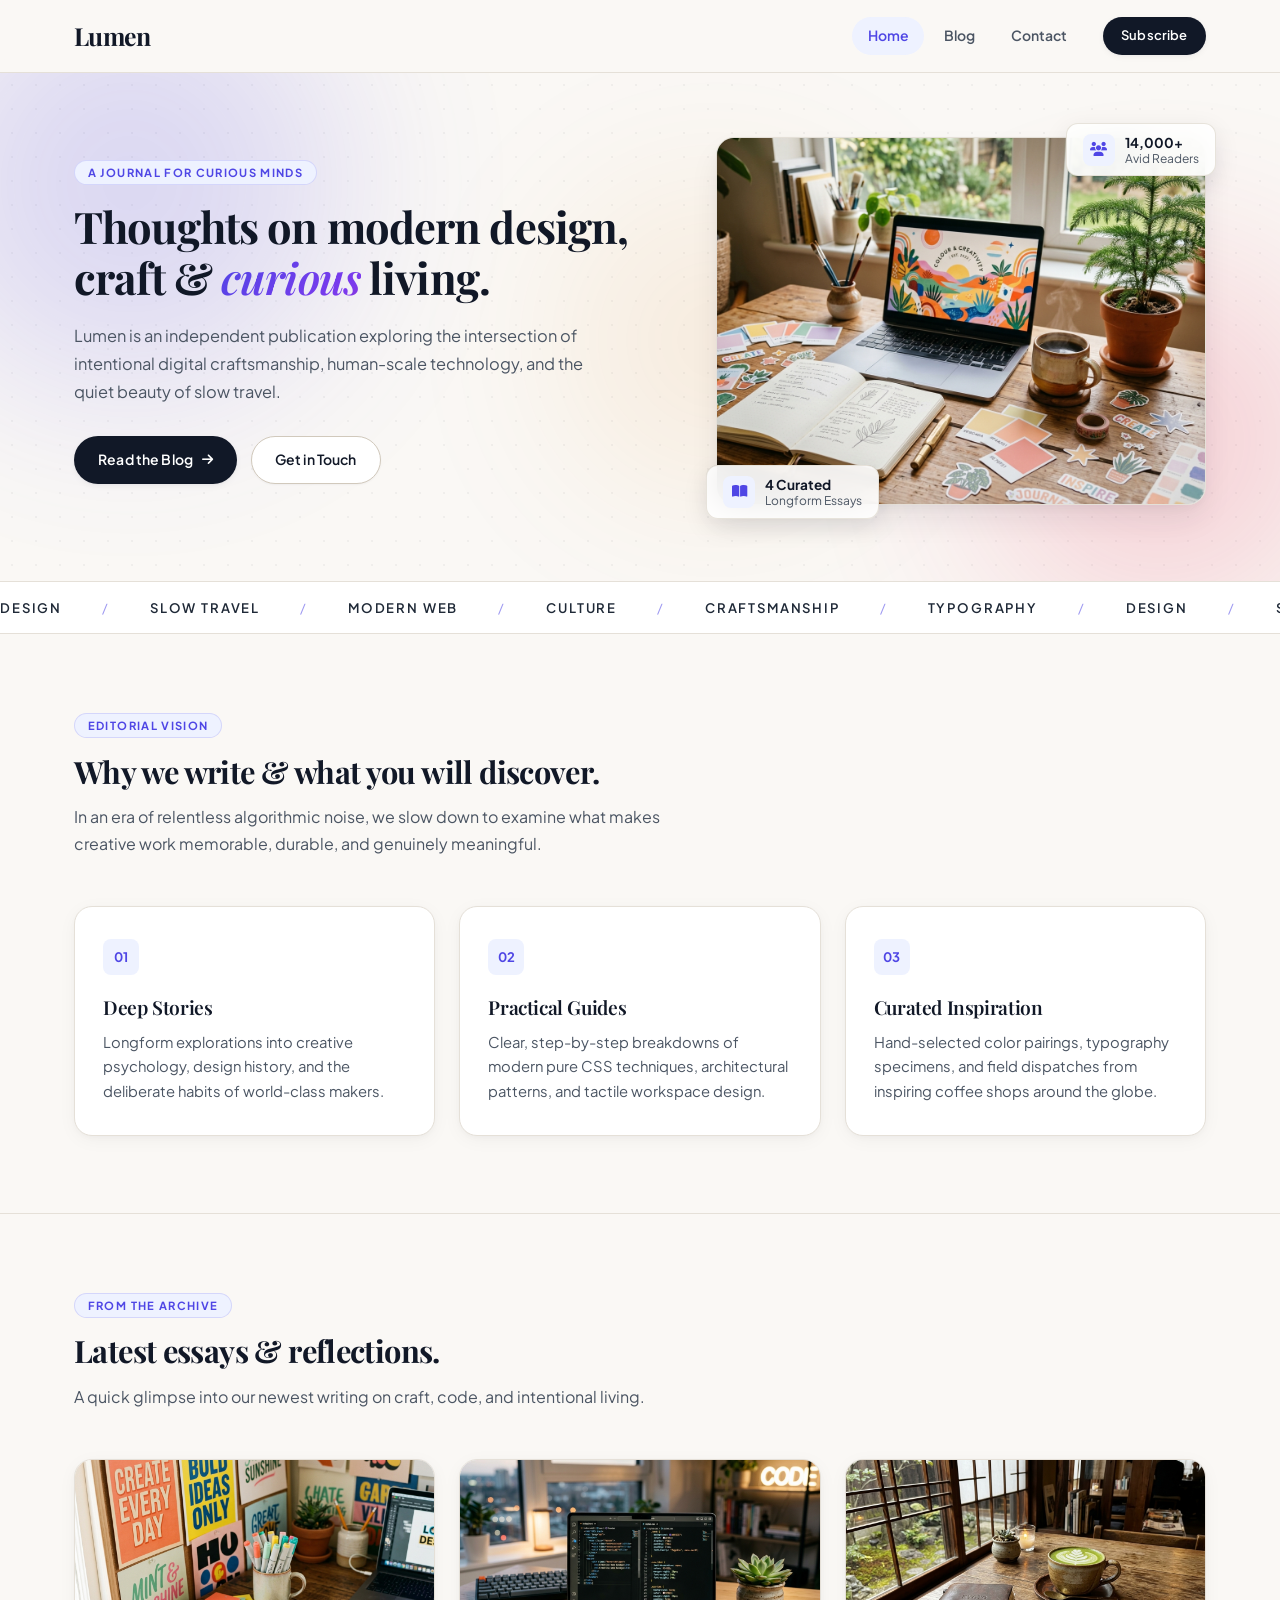
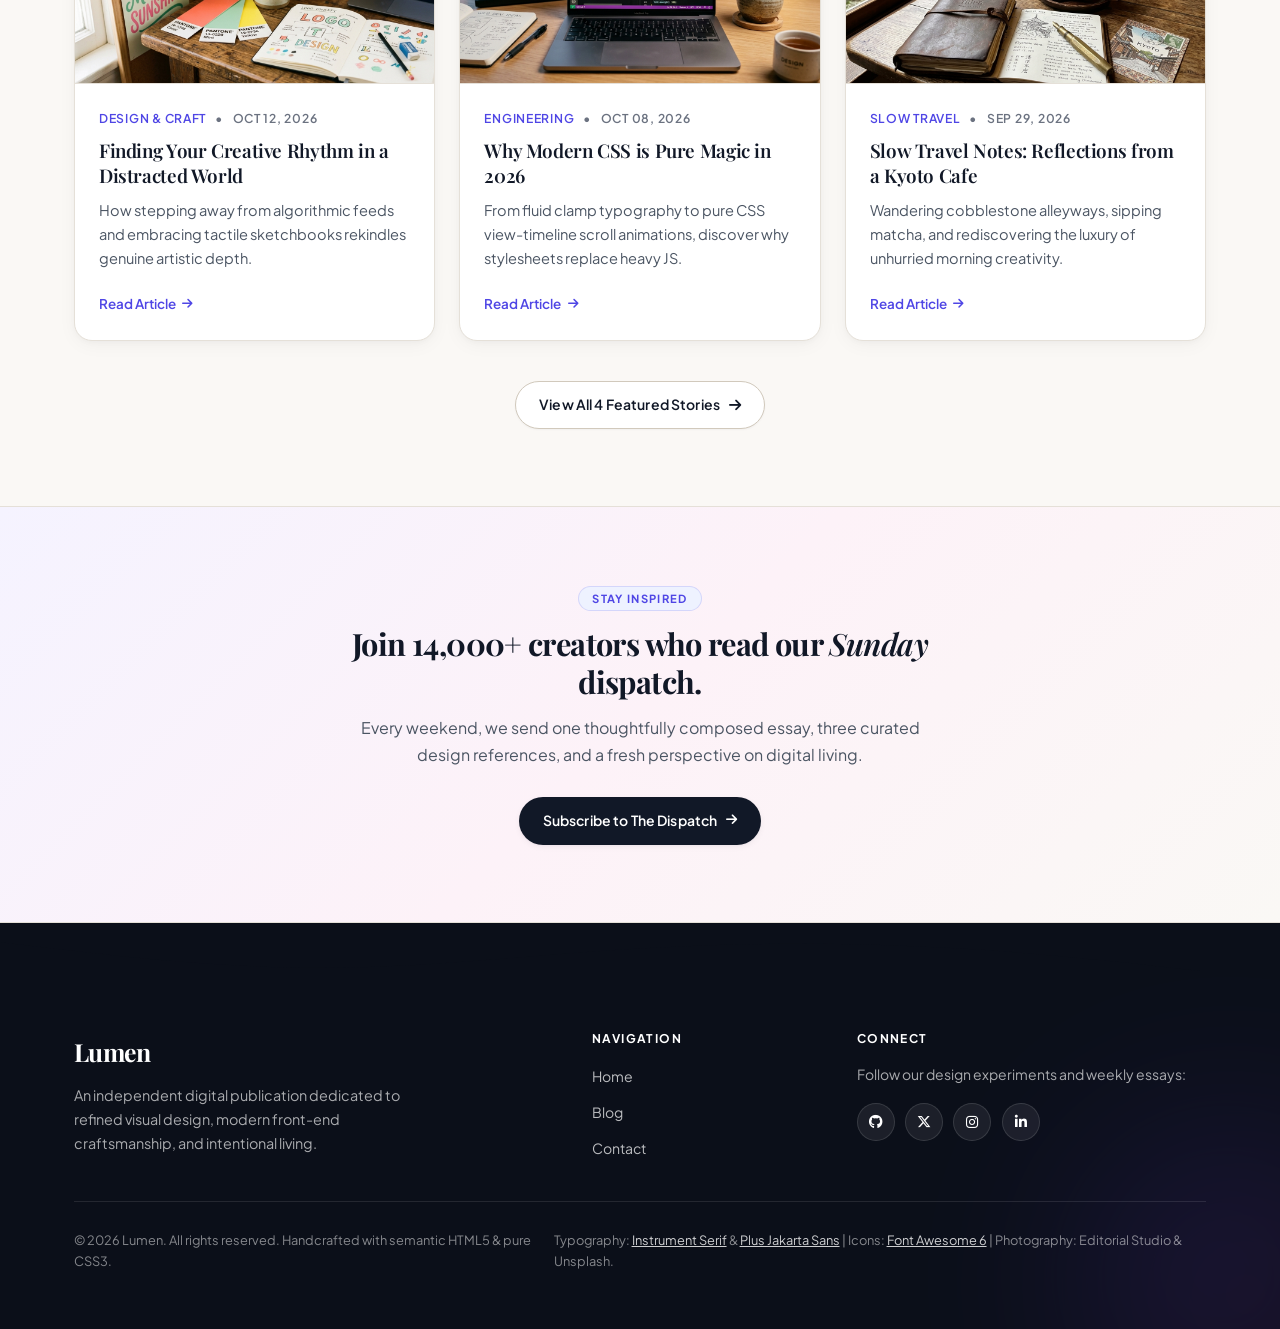
<file: index.html>
<!DOCTYPE html>
<html lang="en">
<head>
  <meta charset="UTF-8">
  <meta name="viewport" content="width=device-width, initial-scale=1.0">
  
  <!-- SEO & Social Meta Tags -->
  <title>Lumen. — A Journal for Curious Minds</title>
  <meta name="description" content="A modern digital publication exploring the intersections of refined design, front-end architecture, slow travel, and intentional living.">
  <meta name="keywords" content="digital magazine, design journal, creative writing, modern CSS, mindful living">
  <meta name="author" content="Lumen Editorial">

  <!-- Favicon -->
  <link rel="icon" type="image/svg+xml" href="images/favicon.svg">

  <!-- Google Fonts: Playfair Display, Instrument Serif (Headings) & Plus Jakarta Sans (Body & UI) -->
  <link rel="preconnect" href="https://fonts.googleapis.com">
  <link rel="preconnect" href="https://fonts.gstatic.com" crossorigin>
  <link href="https://fonts.googleapis.com/css2?family=Instrument+Serif:ital@0;1&family=Playfair+Display:ital,wght@0,500;0,600;0,700;1,400;1,600&family=Plus+Jakarta+Sans:ital,wght@0,400;0,500;0,600;0,700;1,400&display=swap" rel="stylesheet">

  <!-- Font Awesome 6 Icons (CDN) -->
  <link rel="stylesheet" href="https://cdnjs.cloudflare.com/ajax/libs/font-awesome/6.5.2/css/all.min.css" integrity="sha512-SnH5WK+bZxgPHs44uWIX+LLJAJ9/2PkPKZ5QiAj6Ta86w+fsb2TkcmfRyVX3pBnMFcV7oQPJkl9QevSCWr3W6A==" crossorigin="anonymous" referrerpolicy="no-referrer">

  <!-- ONE Shared Stylesheet (Strict Technical Rule 2) -->
  <link rel="stylesheet" href="css/style.css">
</head>
<body>

  <!-- ======================================================================
       SHARED SITE HEADER
       Identical markup on all 3 pages (Strict Technical Rule 6).
       Contains brand text logo with gradient dot, mobile hamburger toggle,
       desktop navigation, and subscribe pill button.
       ====================================================================== -->
  <header class="site-header">
    <div class="container site-header__inner">
      
      <!-- Brand Logo in Serif with Gradient Period -->
      <a href="index.html" class="brand-logo" aria-label="Lumen - Return to homepage">
        Lumen<span class="brand-logo__dot">.</span>
      </a>

      <!-- CSS-Only Mobile Menu Checkbox + Label (Technical Rule 8) -->
      <input type="checkbox" id="nav-toggle" class="nav-toggle" aria-label="Toggle navigation menu">
      <label for="nav-toggle" class="nav-toggle-label" aria-label="Open or close navigation menu">
        <span class="hamburger-line"></span>
        <span class="hamburger-line"></span>
        <span class="hamburger-line"></span>
      </label>

      <!-- Main Navigation Menu -->
      <nav class="site-nav" aria-label="Main Navigation">
        <ul class="site-nav__list">
          <li class="site-nav__item">
            <!-- Active indicator on Home page (Technical Rule 7) -->
            <a href="index.html" class="site-nav__link active" aria-current="page">Home</a>
          </li>
          <li class="site-nav__item">
            <a href="blog.html" class="site-nav__link">Blog</a>
          </li>
          <li class="site-nav__item">
            <a href="contact.html" class="site-nav__link">Contact</a>
          </li>
        </ul>
        <div class="site-nav__action">
          <a href="contact.html" class="btn btn--primary btn--sm">Subscribe</a>
        </div>
      </nav>

    </div>
  </header>

  <!-- ======================================================================
       MAIN CONTENT CONTAINER
       ====================================================================== -->
  <main id="main-content">

    <!-- ------------------------------------------------------------------
         1. HERO SECTION
         Two-column layout, atmospheric aurora glow, subtle dotted grid,
         floating glass stat cards, and staggered entry reveal.
         ------------------------------------------------------------------ -->
    <section class="hero-section" aria-label="Editorial introduction and hero showcase">
      <!-- Atmospheric Aurora Blurred Glow Orbs -->
      <div class="aurora-glow" aria-hidden="true">
        <div class="aurora-orb aurora-orb--indigo"></div>
        <div class="aurora-orb aurora-orb--pink"></div>
        <div class="aurora-orb aurora-orb--amber"></div>
      </div>

      <div class="container">
        <div class="hero-grid">
          
          <!-- Left Column: Content -->
          <div class="hero__content">
            <span class="label-caps hero__label reveal-1">A Journal for Curious Minds</span>
            
            <!-- Single <h1> per page for semantic hierarchy -->
            <h1 class="hero__title reveal-2">
              Thoughts on modern design, craft &amp; <span class="text-gradient"><span class="serif-italic">curious</span></span> living.
            </h1>

            <p class="hero__desc reveal-3">
              Lumen is an independent publication exploring the intersection of intentional digital craftsmanship, human-scale technology, and the quiet beauty of slow travel.
            </p>

            <div class="hero__actions reveal-4">
              <a href="blog.html" class="btn btn--primary">
                <span>Read the Blog</span>
                <i class="fa-solid fa-arrow-right" aria-hidden="true"></i>
              </a>
              <a href="contact.html" class="btn btn--secondary">
                <span>Get in Touch</span>
              </a>
            </div>
          </div>

          <!-- Right Column: Media with Floating Frosted-Glass Stat Cards -->
          <div class="hero__media reveal-5">
            <div class="hero__frame">
              <img src="images/hero.jpg" alt="A bright creative studio workspace with laptop, coffee mug, notebook, and potted plant in natural daylight" class="hero__image" width="800" height="600" loading="eager">
            </div>

            <!-- Floating Glass Card 1 -->
            <div class="glass-badge glass-badge--top">
              <div class="glass-badge__icon" aria-hidden="true">
                <i class="fa-solid fa-users"></i>
              </div>
              <div class="glass-badge__text">
                <strong>14,000+</strong> Avid Readers
              </div>
            </div>

            <!-- Floating Glass Card 2 -->
            <div class="glass-badge glass-badge--bottom">
              <div class="glass-badge__icon" aria-hidden="true">
                <i class="fa-solid fa-book-open"></i>
              </div>
              <div class="glass-badge__text">
                <strong>4 Curated</strong> Longform Essays
              </div>
            </div>
          </div>

        </div>
      </div>
    </section>

    <!-- ------------------------------------------------------------------
         2. INFINITE MARQUEE STRIP
         Outlined serif typography gliding continuously. Pauses on hover.
         ------------------------------------------------------------------ -->
    <div class="marquee-section" aria-label="Editorial topics ticker">
      <div class="marquee-track" aria-hidden="true">
        <!-- First instance -->
        <div class="marquee-content">
          <span>Design <span class="marquee-slash">/</span></span>
          <span>Slow Travel <span class="marquee-slash">/</span></span>
          <span>Modern Web <span class="marquee-slash">/</span></span>
          <span>Culture <span class="marquee-slash">/</span></span>
          <span>Craftsmanship <span class="marquee-slash">/</span></span>
          <span>Typography <span class="marquee-slash">/</span></span>
        </div>
        <!-- Duplicate instance for seamless infinite scrolling loop -->
        <div class="marquee-content">
          <span>Design <span class="marquee-slash">/</span></span>
          <span>Slow Travel <span class="marquee-slash">/</span></span>
          <span>Modern Web <span class="marquee-slash">/</span></span>
          <span>Culture <span class="marquee-slash">/</span></span>
          <span>Craftsmanship <span class="marquee-slash">/</span></span>
          <span>Typography <span class="marquee-slash">/</span></span>
        </div>
      </div>
    </div>

    <!-- ------------------------------------------------------------------
         3. WHY READ US (FEATURE TILES)
         3 feature cards numbered 01, 02, 03 in Instrument Serif.
         ------------------------------------------------------------------ -->
    <section class="section" aria-labelledby="why-read-heading">
      <div class="container">
        
        <header class="section-header">
          <span class="label-caps">Editorial Vision</span>
          <h2 id="why-read-heading">Why we write &amp; what you will discover.</h2>
          <p>
            In an era of relentless algorithmic noise, we slow down to examine what makes creative work memorable, durable, and genuinely meaningful.
          </p>
        </header>

        <div class="features-grid">
          
          <!-- Feature 01 -->
          <article class="feature-card">
            <div class="feature-card__number" aria-hidden="true">01</div>
            <h3 class="feature-card__title">Deep Stories</h3>
            <p>
              Longform explorations into creative psychology, design history, and the deliberate habits of world-class makers.
            </p>
          </article>

          <!-- Feature 02 -->
          <article class="feature-card">
            <div class="feature-card__number" aria-hidden="true">02</div>
            <h3 class="feature-card__title">Practical Guides</h3>
            <p>
              Clear, step-by-step breakdowns of modern pure CSS techniques, architectural patterns, and tactile workspace design.
            </p>
          </article>

          <!-- Feature 03 -->
          <article class="feature-card">
            <div class="feature-card__number" aria-hidden="true">03</div>
            <h3 class="feature-card__title">Curated Inspiration</h3>
            <p>
              Hand-selected color pairings, typography specimens, and field dispatches from inspiring coffee shops around the globe.
            </p>
          </article>

        </div>

      </div>
    </section>

    <div class="section-divider" aria-hidden="true"></div>

    <!-- ------------------------------------------------------------------
         4. LATEST STORIES TEASER
         Compact preview cards linking to blog.html.
         ------------------------------------------------------------------ -->
    <section class="section" aria-labelledby="latest-stories-heading">
      <div class="container">
        
        <header class="section-header">
          <span class="label-caps">From The Archive</span>
          <h2 id="latest-stories-heading">Latest essays &amp; reflections.</h2>
          <p>
            A quick glimpse into our newest writing on craft, code, and intentional living.
          </p>
        </header>

        <div class="teaser-grid">
          
          <!-- Teaser 1 -->
          <article class="teaser-card">
            <div class="teaser-card__media">
              <img src="images/post-1.jpg" alt="A designer workspace with typography posters and Pantone swatches" width="400" height="250" loading="lazy">
            </div>
            <div class="teaser-card__body">
              <div class="teaser-card__meta">
                <span>Design &amp; Craft</span>
                <span>•</span>
                <time datetime="2026-10-12">Oct 12, 2026</time>
              </div>
              <h3 class="teaser-card__title">
                <a href="blog.html">Finding Your Creative Rhythm in a Distracted World</a>
              </h3>
              <p class="teaser-card__text">
                How stepping away from algorithmic feeds and embracing tactile sketchbooks rekindles genuine artistic depth.
              </p>
              <div>
                <a href="blog.html" class="text-link">
                  <span>Read Article</span>
                  <i class="fa-solid fa-arrow-right" aria-hidden="true"></i>
                </a>
              </div>
            </div>
          </article>

          <!-- Teaser 2 -->
          <article class="teaser-card">
            <div class="teaser-card__media">
              <img src="images/post-2.jpg" alt="Developer laptop displaying clean modern CSS code editor" width="400" height="250" loading="lazy">
            </div>
            <div class="teaser-card__body">
              <div class="teaser-card__meta">
                <span>Engineering</span>
                <span>•</span>
                <time datetime="2026-10-08">Oct 08, 2026</time>
              </div>
              <h3 class="teaser-card__title">
                <a href="blog.html">Why Modern CSS is Pure Magic in 2026</a>
              </h3>
              <p class="teaser-card__text">
                From fluid clamp typography to pure CSS view-timeline scroll animations, discover why stylesheets replace heavy JS.
              </p>
              <div>
                <a href="blog.html" class="text-link">
                  <span>Read Article</span>
                  <i class="fa-solid fa-arrow-right" aria-hidden="true"></i>
                </a>
              </div>
            </div>
          </article>

          <!-- Teaser 3 -->
          <article class="teaser-card">
            <div class="teaser-card__media">
              <img src="images/post-3.jpg" alt="Aesthetic wooden cafe table in Kyoto with hot matcha latte and leather journal" width="400" height="250" loading="lazy">
            </div>
            <div class="teaser-card__body">
              <div class="teaser-card__meta">
                <span>Slow Travel</span>
                <span>•</span>
                <time datetime="2026-09-29">Sep 29, 2026</time>
              </div>
              <h3 class="teaser-card__title">
                <a href="blog.html">Slow Travel Notes: Reflections from a Kyoto Cafe</a>
              </h3>
              <p class="teaser-card__text">
                Wandering cobblestone alleyways, sipping matcha, and rediscovering the luxury of unhurried morning creativity.
              </p>
              <div>
                <a href="blog.html" class="text-link">
                  <span>Read Article</span>
                  <i class="fa-solid fa-arrow-right" aria-hidden="true"></i>
                </a>
              </div>
            </div>
          </article>

        </div>

        <div class="center-actions">
          <a href="blog.html" class="btn btn--secondary">
            <span>View All 4 Featured Stories</span>
            <i class="fa-solid fa-arrow-right" aria-hidden="true"></i>
          </a>
        </div>

      </div>
    </section>

    <!-- ------------------------------------------------------------------
         5. FULL-WIDTH CALL TO ACTION BAND
         Soft lavender gradient background with high-impact typography.
         ------------------------------------------------------------------ -->
    <section class="section cta-banner" aria-labelledby="cta-heading">
      <div class="container">
        <div class="cta-banner__inner">
          <span class="label-caps">Stay Inspired</span>
          <h2 id="cta-heading" class="cta-banner__title">
            Join 14,000+ creators who read our <span class="serif-italic">Sunday</span> dispatch.
          </h2>
          <p class="cta-banner__text">
            Every weekend, we send one thoughtfully composed essay, three curated design references, and a fresh perspective on digital living.
          </p>
          <a href="contact.html" class="btn btn--primary">
            <span>Subscribe to The Dispatch</span>
            <i class="fa-solid fa-arrow-right" aria-hidden="true"></i>
          </a>
        </div>
      </div>
    </section>

  </main>

  <!-- ======================================================================
       SHARED SITE FOOTER
       Identical markup on all 3 pages (Technical Rule 6).
       Features dark ink background (footer ONLY), wave SVG divider,
       brand statement, quick links, social chips, and credits.
       ====================================================================== -->
  <footer class="site-footer">
    
    <!-- Soft Wave SVG Divider at Top of Footer -->
    <div class="footer-wave" aria-hidden="true">
      <svg viewBox="0 0 1440 80" preserveAspectRatio="none" xmlns="http://www.w3.org/2000/svg">
        <path d="M0,32L60,42.7C120,53,240,75,360,74.7C480,75,600,53,720,42.7C840,32,960,32,1080,42.7C1200,53,1320,75,1380,85.3L1440,96L1440,0L1380,0C1320,0,1200,0,1080,0C960,0,840,0,720,0C600,0,480,0,360,0C240,0,120,0,60,0L0,0Z"></path>
      </svg>
    </div>

    <div class="container site-footer__inner">
      <div class="site-footer__grid">
        
        <!-- Col 1: Brand & Editorial Statement -->
        <div class="footer-col footer-col--brand">
          <a href="index.html" class="brand-logo footer-brand" aria-label="Lumen - Return to homepage">
            Lumen<span class="brand-logo__dot">.</span>
          </a>
          <p class="footer-tagline">
            An independent digital publication dedicated to refined visual design, modern front-end craftsmanship, and intentional living.
          </p>
        </div>

        <!-- Col 2: Quick Links -->
        <div class="footer-col footer-col--links">
          <h4 class="footer-heading">Navigation</h4>
          <ul class="footer-nav">
            <li><a href="index.html" class="footer-link">Home</a></li>
            <li><a href="blog.html" class="footer-link">Blog</a></li>
            <li><a href="contact.html" class="footer-link">Contact</a></li>
          </ul>
        </div>

        <!-- Col 3: Social & Communities -->
        <div class="footer-col footer-col--social">
          <h4 class="footer-heading">Connect</h4>
          <p class="footer-social-text">
            Follow our design experiments and weekly essays:
          </p>
          <div class="social-links">
            <a href="https://github.com" target="_blank" rel="noopener noreferrer" class="social-icon" aria-label="GitHub">
              <i class="fa-brands fa-github" aria-hidden="true"></i>
            </a>
            <a href="https://x.com" target="_blank" rel="noopener noreferrer" class="social-icon" aria-label="X Twitter">
              <i class="fa-brands fa-x-twitter" aria-hidden="true"></i>
            </a>
            <a href="https://instagram.com" target="_blank" rel="noopener noreferrer" class="social-icon" aria-label="Instagram">
              <i class="fa-brands fa-instagram" aria-hidden="true"></i>
            </a>
            <a href="https://linkedin.com" target="_blank" rel="noopener noreferrer" class="social-icon" aria-label="LinkedIn">
              <i class="fa-brands fa-linkedin-in" aria-hidden="true"></i>
            </a>
          </div>
        </div>

      </div>

      <!-- Bottom Bar: Copyright & Asset Credits -->
      <div class="footer-bottom">
        <p>
          &copy; 2026 Lumen. All rights reserved. Handcrafted with semantic HTML5 &amp; pure CSS3.
        </p>
        <p>
          Typography: <a href="https://fonts.google.com/specimen/Instrument+Serif" target="_blank" rel="noopener noreferrer">Instrument Serif</a> &amp; <a href="https://fonts.google.com/specimen/Plus+Jakarta+Sans" target="_blank" rel="noopener noreferrer">Plus Jakarta Sans</a> | Icons: <a href="https://fontawesome.com" target="_blank" rel="noopener noreferrer">Font Awesome 6</a> | Photography: Editorial Studio &amp; Unsplash.
        </p>
      </div>

    </div>
  </footer>

</body>
</html>
</file>
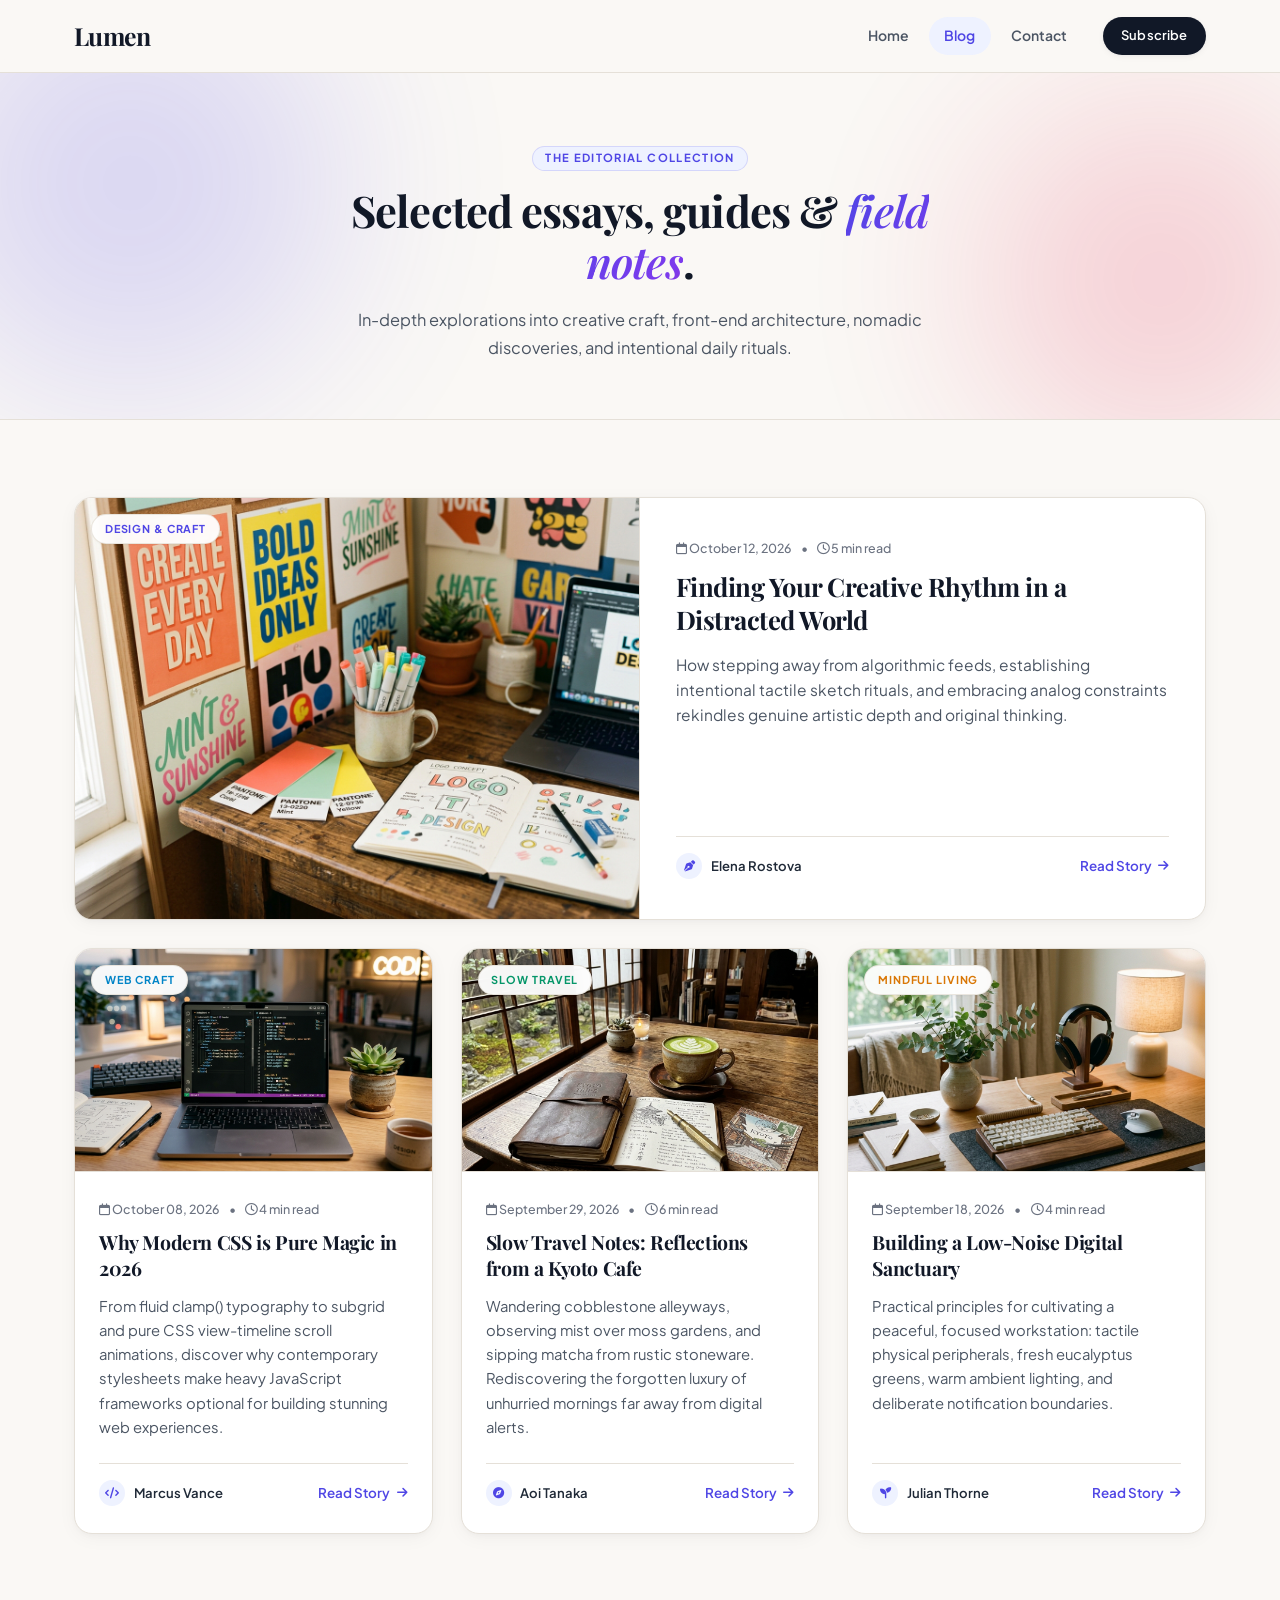
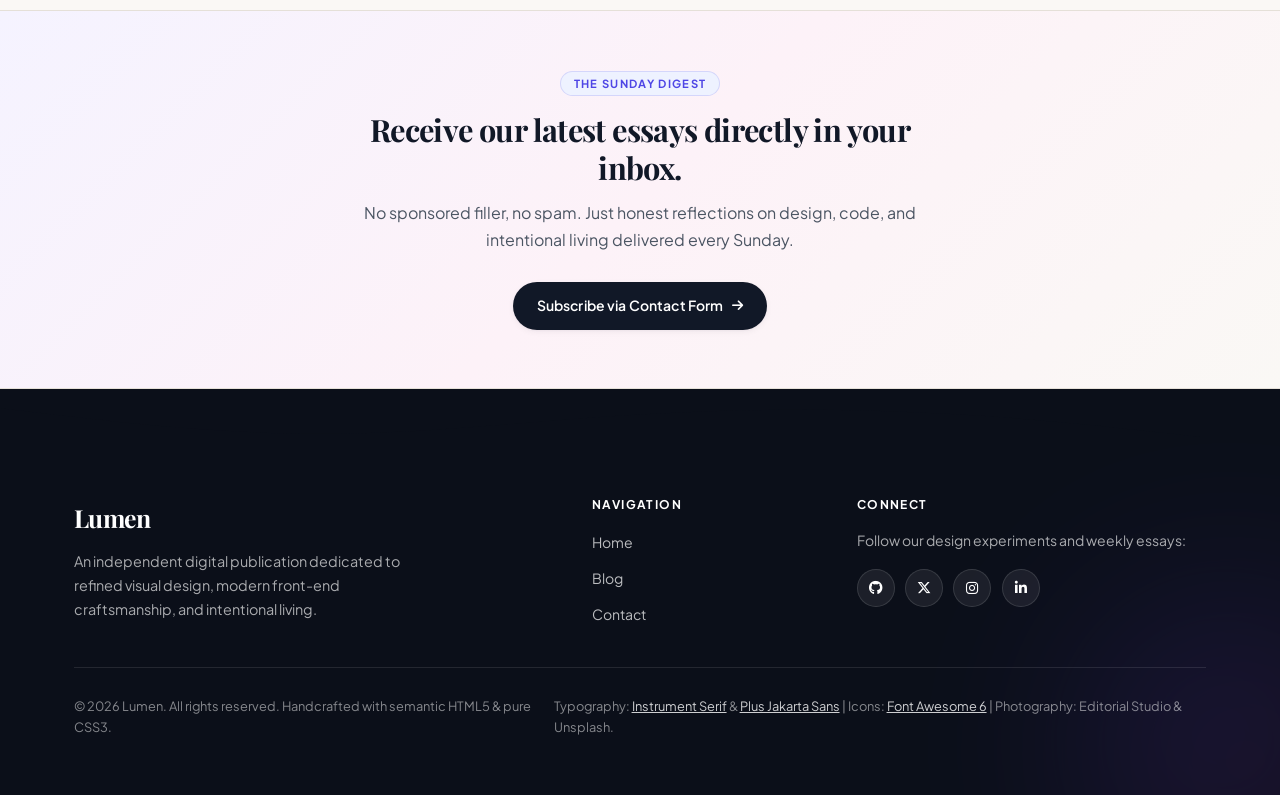
<file: blog.html>
<!DOCTYPE html>
<html lang="en">
<head>
  <meta charset="UTF-8">
  <meta name="viewport" content="width=device-width, initial-scale=1.0">
  
  <!-- SEO & Social Meta Tags -->
  <title>The Archive — Lumen. Digital Magazine</title>
  <meta name="description" content="Explore our four featured editorial essays on creative design rituals, modern pure-CSS architecture, slow travel in Kyoto, and digital mindful living.">
  <meta name="keywords" content="design essays, web development articles, slow travel Kyoto, mindful workspace, creative writing">
  <meta name="author" content="Lumen Editorial">

  <!-- Favicon -->
  <link rel="icon" type="image/svg+xml" href="images/favicon.svg">

  <!-- Google Fonts: Playfair Display, Instrument Serif (Headings) & Plus Jakarta Sans (Body & UI) -->
  <link rel="preconnect" href="https://fonts.googleapis.com">
  <link rel="preconnect" href="https://fonts.gstatic.com" crossorigin>
  <link href="https://fonts.googleapis.com/css2?family=Instrument+Serif:ital@0;1&family=Playfair+Display:ital,wght@0,500;0,600;0,700;1,400;1,600&family=Plus+Jakarta+Sans:ital,wght@0,400;0,500;0,600;0,700;1,400&display=swap" rel="stylesheet">

  <!-- Font Awesome 6 Icons (CDN) -->
  <link rel="stylesheet" href="https://cdnjs.cloudflare.com/ajax/libs/font-awesome/6.5.2/css/all.min.css" integrity="sha512-SnH5WK+bZxgPHs44uWIX+LLJAJ9/2PkPKZ5QiAj6Ta86w+fsb2TkcmfRyVX3pBnMFcV7oQPJkl9QevSCWr3W6A==" crossorigin="anonymous" referrerpolicy="no-referrer">

  <!-- ONE Shared Stylesheet (Strict Technical Rule 2) -->
  <link rel="stylesheet" href="css/style.css">
</head>
<body>

  <!-- ======================================================================
       SHARED SITE HEADER
       Identical markup on all 3 pages (Strict Technical Rule 6).
       ====================================================================== -->
  <header class="site-header">
    <div class="container site-header__inner">
      
      <!-- Brand Logo in Serif with Gradient Period -->
      <a href="index.html" class="brand-logo" aria-label="Lumen - Return to homepage">
        Lumen<span class="brand-logo__dot">.</span>
      </a>

      <!-- CSS-Only Mobile Menu Checkbox + Label (Technical Rule 8) -->
      <input type="checkbox" id="nav-toggle" class="nav-toggle" aria-label="Toggle navigation menu">
      <label for="nav-toggle" class="nav-toggle-label" aria-label="Open or close navigation menu">
        <span class="hamburger-line"></span>
        <span class="hamburger-line"></span>
        <span class="hamburger-line"></span>
      </label>

      <!-- Main Navigation Menu -->
      <nav class="site-nav" aria-label="Main Navigation">
        <ul class="site-nav__list">
          <li class="site-nav__item">
            <a href="index.html" class="site-nav__link">Home</a>
          </li>
          <li class="site-nav__item">
            <!-- Active indicator on Blog page (Technical Rule 7) -->
            <a href="blog.html" class="site-nav__link active" aria-current="page">Blog</a>
          </li>
          <li class="site-nav__item">
            <a href="contact.html" class="site-nav__link">Contact</a>
          </li>
        </ul>
        <div class="site-nav__action">
          <a href="contact.html" class="btn btn--primary btn--sm">Subscribe</a>
        </div>
      </nav>

    </div>
  </header>

  <!-- ======================================================================
       MAIN CONTENT CONTAINER
       ====================================================================== -->
  <main id="main-content">

    <!-- ------------------------------------------------------------------
         1. EDITORIAL PAGE HEADER
         ------------------------------------------------------------------ -->
    <section class="page-header" aria-labelledby="blog-page-title">
      <!-- Atmospheric Aurora Glow -->
      <div class="aurora-glow" aria-hidden="true">
        <div class="aurora-orb aurora-orb--indigo"></div>
        <div class="aurora-orb aurora-orb--pink"></div>
      </div>

      <div class="container">
        <div class="page-header__inner">
          <span class="label-caps">The Editorial Collection</span>
          <!-- Single <h1> per page for semantic hierarchy -->
          <h1 id="blog-page-title">
            Selected essays, guides &amp; <span class="text-gradient"><span class="serif-italic">field notes</span></span>.
          </h1>
          <p class="page-header__desc">
            In-depth explorations into creative craft, front-end architecture, nomadic discoveries, and intentional daily rituals.
          </p>
        </div>
      </div>
    </section>

    <!-- ------------------------------------------------------------------
         2. BLOG ARTICLES SECTION (EXACTLY FOUR POSTS)
         Responsive Flexbox grid: 1 col mobile, 2 col tablet and desktop.
         The first post card is featured with extended horizontal layout.
         ------------------------------------------------------------------ -->
    <section class="section" aria-label="Collection of four featured editorial stories">
      <div class="container">
        <div class="blog-grid">

          <!-- ==============================================================
               POST 1: FEATURED STORY (Design & Craft)
               ============================================================== -->
          <article class="post-card post-card--featured post-card--design">
            <div class="post-card__media">
              <span class="post-card__tag">Design &amp; Craft</span>
              <img src="images/post-1.jpg" alt="A designer wooden desk with bold typography posters, markers, and color swatches" class="post-card__image" width="600" height="450" loading="lazy">
            </div>

            <div class="post-card__body">
              <div class="post-card__meta">
                <span><i class="fa-regular fa-calendar" aria-hidden="true"></i> <time datetime="2026-10-12">October 12, 2026</time></span>
                <span>•</span>
                <span><i class="fa-regular fa-clock" aria-hidden="true"></i> 5 min read</span>
              </div>

              <h2 class="post-card__title">
                <a href="#story-1">Finding Your Creative Rhythm in a Distracted World</a>
              </h2>

              <p class="post-card__text">
                How stepping away from algorithmic feeds, establishing intentional tactile sketch rituals, and embracing analog constraints rekindles genuine artistic depth and original thinking.
              </p>

              <div class="post-card__footer">
                <div class="post-card__author">
                  <div class="author-avatar" aria-hidden="true">
                    <i class="fa-solid fa-pen-nib"></i>
                  </div>
                  <span>Elena Rostova</span>
                </div>
                <a href="#story-1" class="text-link" aria-label="Read full article: Finding Your Creative Rhythm in a Distracted World">
                  <span>Read Story</span>
                  <i class="fa-solid fa-arrow-right" aria-hidden="true"></i>
                </a>
              </div>
            </div>
          </article>

          <!-- ==============================================================
               POST 2: WEB CRAFT & CSS ARCHITECTURE
               ============================================================== -->
          <article class="post-card post-card--code">
            <div class="post-card__media">
              <span class="post-card__tag">Web Craft</span>
              <img src="images/post-2.jpg" alt="Developer laptop displaying clean modern CSS and HTML code with syntax highlighting" class="post-card__image" width="600" height="450" loading="lazy">
            </div>

            <div class="post-card__body">
              <div class="post-card__meta">
                <span><i class="fa-regular fa-calendar" aria-hidden="true"></i> <time datetime="2026-10-08">October 08, 2026</time></span>
                <span>•</span>
                <span><i class="fa-regular fa-clock" aria-hidden="true"></i> 4 min read</span>
              </div>

              <h2 class="post-card__title">
                <a href="#story-2">Why Modern CSS is Pure Magic in 2026</a>
              </h2>

              <p class="post-card__text">
                From fluid clamp() typography to subgrid and pure CSS view-timeline scroll animations, discover why contemporary stylesheets make heavy JavaScript frameworks optional for building stunning web experiences.
              </p>

              <div class="post-card__footer">
                <div class="post-card__author">
                  <div class="author-avatar" aria-hidden="true">
                    <i class="fa-solid fa-code"></i>
                  </div>
                  <span>Marcus Vance</span>
                </div>
                <a href="#story-2" class="text-link" aria-label="Read full article: Why Modern CSS is Pure Magic in 2026">
                  <span>Read Story</span>
                  <i class="fa-solid fa-arrow-right" aria-hidden="true"></i>
                </a>
              </div>
            </div>
          </article>

          <!-- ==============================================================
               POST 3: SLOW TRAVEL & NOMADIC JOURNAL
               ============================================================== -->
          <article class="post-card post-card--travel">
            <div class="post-card__media">
              <span class="post-card__tag">Slow Travel</span>
              <img src="images/post-3.jpg" alt="Aesthetic wooden cafe table in Kyoto with a ceramic cup of hot matcha latte and leather travel journal" class="post-card__image" width="600" height="450" loading="lazy">
            </div>

            <div class="post-card__body">
              <div class="post-card__meta">
                <span><i class="fa-regular fa-calendar" aria-hidden="true"></i> <time datetime="2026-09-29">September 29, 2026</time></span>
                <span>•</span>
                <span><i class="fa-regular fa-clock" aria-hidden="true"></i> 6 min read</span>
              </div>

              <h2 class="post-card__title">
                <a href="#story-3">Slow Travel Notes: Reflections from a Kyoto Cafe</a>
              </h2>

              <p class="post-card__text">
                Wandering cobblestone alleyways, observing mist over moss gardens, and sipping matcha from rustic stoneware. Rediscovering the forgotten luxury of unhurried mornings far away from digital alerts.
              </p>

              <div class="post-card__footer">
                <div class="post-card__author">
                  <div class="author-avatar" aria-hidden="true">
                    <i class="fa-solid fa-compass"></i>
                  </div>
                  <span>Aoi Tanaka</span>
                </div>
                <a href="#story-3" class="text-link" aria-label="Read full article: Slow Travel Notes: Reflections from a Kyoto Cafe">
                  <span>Read Story</span>
                  <i class="fa-solid fa-arrow-right" aria-hidden="true"></i>
                </a>
              </div>
            </div>
          </article>

          <!-- ==============================================================
               POST 4: MINDFUL LIVING & DIGITAL WELLNESS
               ============================================================== -->
          <article class="post-card post-card--mindful">
            <div class="post-card__media">
              <span class="post-card__tag">Mindful Living</span>
              <img src="images/post-4.jpg" alt="Clean mindful workspace with mechanical keyboard, eucalyptus leaves, headphones, and warm desk lamp" class="post-card__image" width="600" height="450" loading="lazy">
            </div>

            <div class="post-card__body">
              <div class="post-card__meta">
                <span><i class="fa-regular fa-calendar" aria-hidden="true"></i> <time datetime="2026-09-18">September 18, 2026</time></span>
                <span>•</span>
                <span><i class="fa-regular fa-clock" aria-hidden="true"></i> 4 min read</span>
              </div>

              <h2 class="post-card__title">
                <a href="#story-4">Building a Low-Noise Digital Sanctuary</a>
              </h2>

              <p class="post-card__text">
                Practical principles for cultivating a peaceful, focused workstation: tactile physical peripherals, fresh eucalyptus greens, warm ambient lighting, and deliberate notification boundaries.
              </p>

              <div class="post-card__footer">
                <div class="post-card__author">
                  <div class="author-avatar" aria-hidden="true">
                    <i class="fa-solid fa-seedling"></i>
                  </div>
                  <span>Julian Thorne</span>
                </div>
                <a href="#story-4" class="text-link" aria-label="Read full article: Building a Low-Noise Digital Sanctuary">
                  <span>Read Story</span>
                  <i class="fa-solid fa-arrow-right" aria-hidden="true"></i>
                </a>
              </div>
            </div>
          </article>

        </div>
      </div>
    </section>

    <!-- ------------------------------------------------------------------
         3. NEWSLETTER INVITATION BANNER
         ------------------------------------------------------------------ -->
    <section class="section section--sm cta-banner" aria-labelledby="blog-newsletter-title">
      <div class="container">
        <div class="cta-banner__inner">
          <span class="label-caps">The Sunday Digest</span>
          <h2 id="blog-newsletter-title" class="cta-banner__title">
            Receive our latest essays directly in your inbox.
          </h2>
          <p class="cta-banner__text">
            No sponsored filler, no spam. Just honest reflections on design, code, and intentional living delivered every Sunday.
          </p>
          <a href="contact.html" class="btn btn--primary">
            <span>Subscribe via Contact Form</span>
            <i class="fa-solid fa-arrow-right" aria-hidden="true"></i>
          </a>
        </div>
      </div>
    </section>

  </main>

  <!-- ======================================================================
       SHARED SITE FOOTER
       Identical markup on all 3 pages (Strict Technical Rule 6).
       ====================================================================== -->
  <footer class="site-footer">
    
    <!-- Soft Wave SVG Divider at Top of Footer -->
    <div class="footer-wave" aria-hidden="true">
      <svg viewBox="0 0 1440 80" preserveAspectRatio="none" xmlns="http://www.w3.org/2000/svg">
        <path d="M0,32L60,42.7C120,53,240,75,360,74.7C480,75,600,53,720,42.7C840,32,960,32,1080,42.7C1200,53,1320,75,1380,85.3L1440,96L1440,0L1380,0C1320,0,1200,0,1080,0C960,0,840,0,720,0C600,0,480,0,360,0C240,0,120,0,60,0L0,0Z"></path>
      </svg>
    </div>

    <div class="container site-footer__inner">
      <div class="site-footer__grid">
        
        <!-- Col 1: Brand & Editorial Statement -->
        <div class="footer-col footer-col--brand">
          <a href="index.html" class="brand-logo footer-brand" aria-label="Lumen - Return to homepage">
            Lumen<span class="brand-logo__dot">.</span>
          </a>
          <p class="footer-tagline">
            An independent digital publication dedicated to refined visual design, modern front-end craftsmanship, and intentional living.
          </p>
        </div>

        <!-- Col 2: Quick Links -->
        <div class="footer-col footer-col--links">
          <h4 class="footer-heading">Navigation</h4>
          <ul class="footer-nav">
            <li><a href="index.html" class="footer-link">Home</a></li>
            <li><a href="blog.html" class="footer-link">Blog</a></li>
            <li><a href="contact.html" class="footer-link">Contact</a></li>
          </ul>
        </div>

        <!-- Col 3: Social & Communities -->
        <div class="footer-col footer-col--social">
          <h4 class="footer-heading">Connect</h4>
          <p class="footer-social-text">
            Follow our design experiments and weekly essays:
          </p>
          <div class="social-links">
            <a href="https://github.com" target="_blank" rel="noopener noreferrer" class="social-icon" aria-label="GitHub">
              <i class="fa-brands fa-github" aria-hidden="true"></i>
            </a>
            <a href="https://x.com" target="_blank" rel="noopener noreferrer" class="social-icon" aria-label="X Twitter">
              <i class="fa-brands fa-x-twitter" aria-hidden="true"></i>
            </a>
            <a href="https://instagram.com" target="_blank" rel="noopener noreferrer" class="social-icon" aria-label="Instagram">
              <i class="fa-brands fa-instagram" aria-hidden="true"></i>
            </a>
            <a href="https://linkedin.com" target="_blank" rel="noopener noreferrer" class="social-icon" aria-label="LinkedIn">
              <i class="fa-brands fa-linkedin-in" aria-hidden="true"></i>
            </a>
          </div>
        </div>

      </div>

      <!-- Bottom Bar: Copyright & Asset Credits -->
      <div class="footer-bottom">
        <p>
          &copy; 2026 Lumen. All rights reserved. Handcrafted with semantic HTML5 &amp; pure CSS3.
        </p>
        <p>
          Typography: <a href="https://fonts.google.com/specimen/Instrument+Serif" target="_blank" rel="noopener noreferrer">Instrument Serif</a> &amp; <a href="https://fonts.google.com/specimen/Plus+Jakarta+Sans" target="_blank" rel="noopener noreferrer">Plus Jakarta Sans</a> | Icons: <a href="https://fontawesome.com" target="_blank" rel="noopener noreferrer">Font Awesome 6</a> | Photography: Editorial Studio &amp; Unsplash.
        </p>
      </div>

    </div>
  </footer>

</body>
</html>
</file>
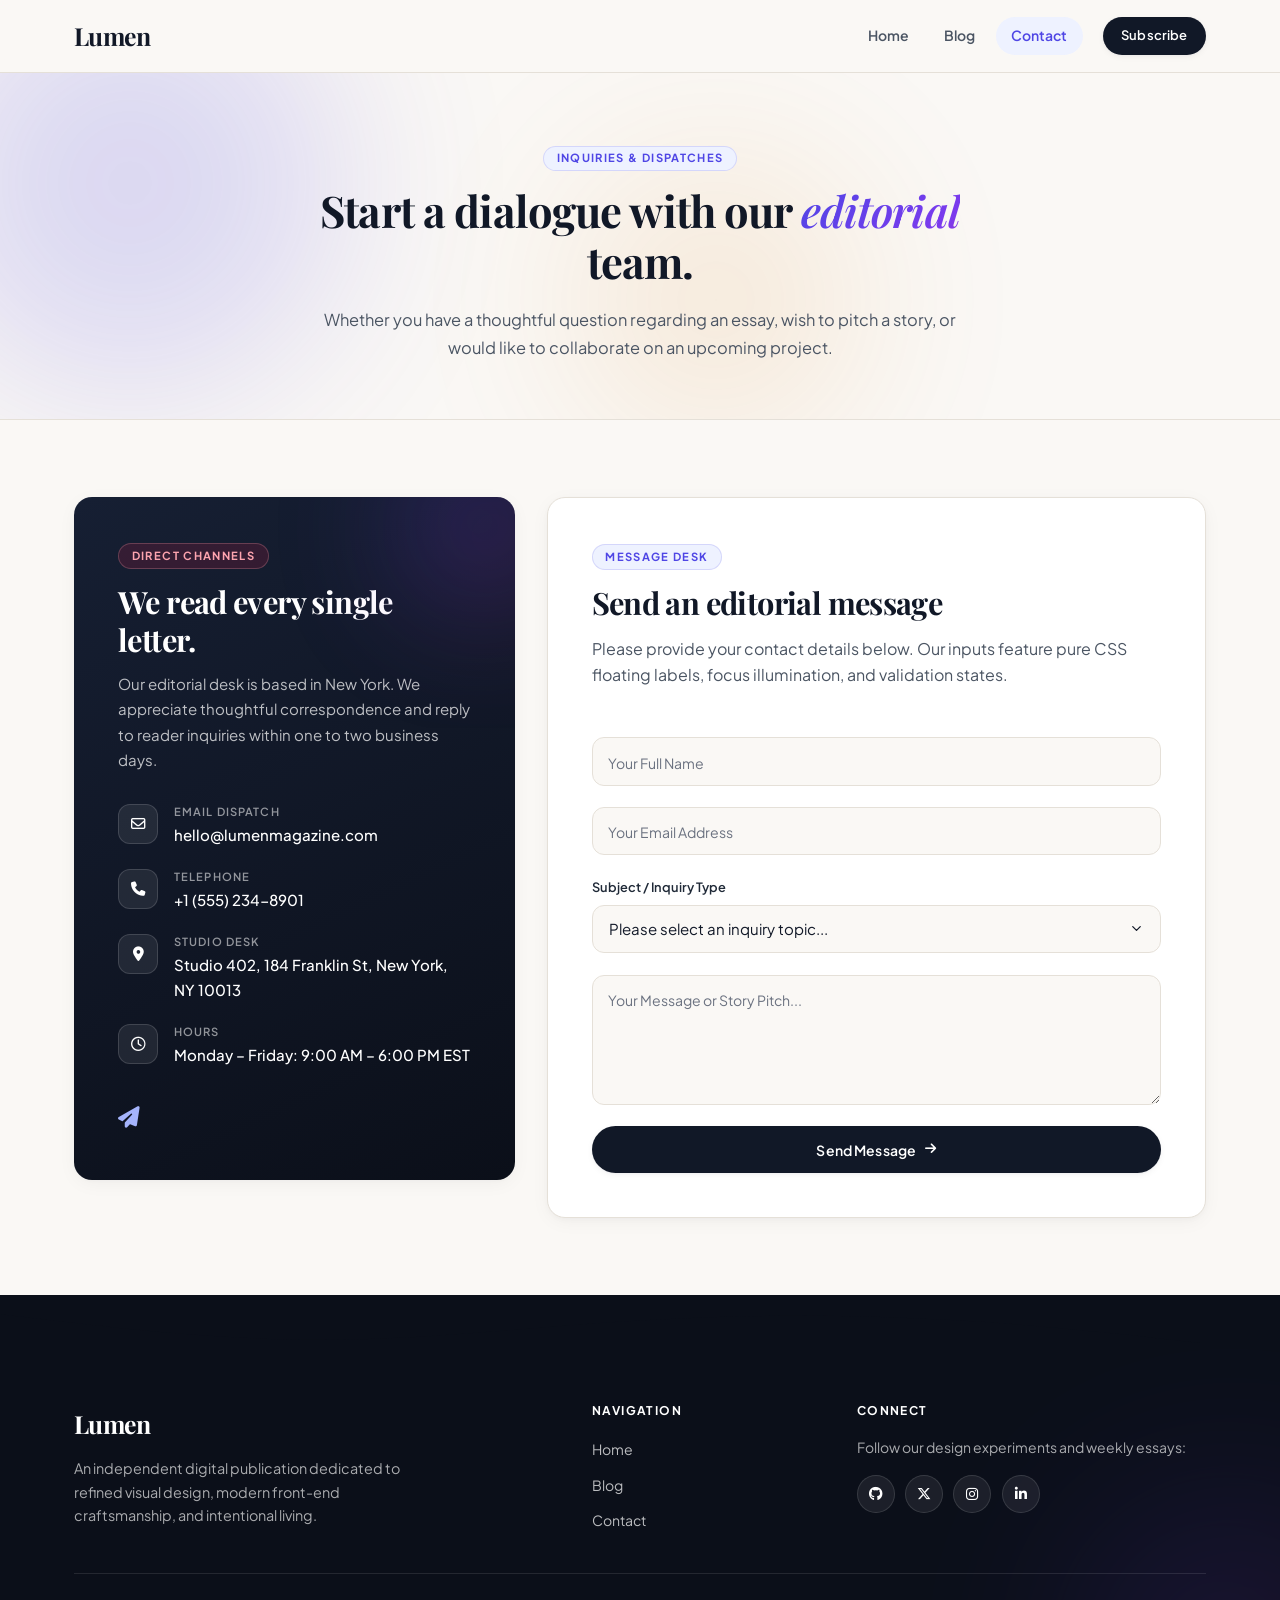
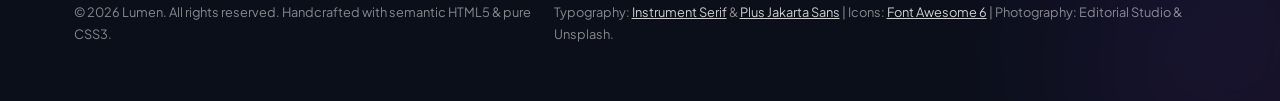
<file: contact.html>
<!DOCTYPE html>
<html lang="en">
<head>
  <meta charset="UTF-8">
  <meta name="viewport" content="width=device-width, initial-scale=1.0">
  
  <!-- SEO & Social Meta Tags -->
  <title>Contact &amp; Inquiries — Lumen. Digital Magazine</title>
  <meta name="description" content="Connect with the editorial team at Lumen for creative collaborations, story pitches, reader feedback, or general correspondence.">
  <meta name="keywords" content="contact editorial, story pitch, design collaborations, magazine inquiry, digital publication">
  <meta name="author" content="Lumen Editorial">

  <!-- Favicon -->
  <link rel="icon" type="image/svg+xml" href="images/favicon.svg">

  <!-- Google Fonts: Playfair Display, Instrument Serif (Headings) & Plus Jakarta Sans (Body & UI) -->
  <link rel="preconnect" href="https://fonts.googleapis.com">
  <link rel="preconnect" href="https://fonts.gstatic.com" crossorigin>
  <link href="https://fonts.googleapis.com/css2?family=Instrument+Serif:ital@0;1&family=Playfair+Display:ital,wght@0,500;0,600;0,700;1,400;1,600&family=Plus+Jakarta+Sans:ital,wght@0,400;0,500;0,600;0,700;1,400&display=swap" rel="stylesheet">

  <!-- Font Awesome 6 Icons (CDN) -->
  <link rel="stylesheet" href="https://cdnjs.cloudflare.com/ajax/libs/font-awesome/6.5.2/css/all.min.css" integrity="sha512-SnH5WK+bZxgPHs44uWIX+LLJAJ9/2PkPKZ5QiAj6Ta86w+fsb2TkcmfRyVX3pBnMFcV7oQPJkl9QevSCWr3W6A==" crossorigin="anonymous" referrerpolicy="no-referrer">

  <!-- ONE Shared Stylesheet (Strict Technical Rule 2) -->
  <link rel="stylesheet" href="css/style.css">
</head>
<body>

  <!-- ======================================================================
       SHARED SITE HEADER
       Identical markup on all 3 pages (Strict Technical Rule 6).
       ====================================================================== -->
  <header class="site-header">
    <div class="container site-header__inner">
      
      <!-- Brand Logo in Serif with Gradient Period -->
      <a href="index.html" class="brand-logo" aria-label="Lumen - Return to homepage">
        Lumen<span class="brand-logo__dot">.</span>
      </a>

      <!-- CSS-Only Mobile Menu Checkbox + Label (Technical Rule 8) -->
      <input type="checkbox" id="nav-toggle" class="nav-toggle" aria-label="Toggle navigation menu">
      <label for="nav-toggle" class="nav-toggle-label" aria-label="Open or close navigation menu">
        <span class="hamburger-line"></span>
        <span class="hamburger-line"></span>
        <span class="hamburger-line"></span>
      </label>

      <!-- Main Navigation Menu -->
      <nav class="site-nav" aria-label="Main Navigation">
        <ul class="site-nav__list">
          <li class="site-nav__item">
            <a href="index.html" class="site-nav__link">Home</a>
          </li>
          <li class="site-nav__item">
            <a href="blog.html" class="site-nav__link">Blog</a>
          </li>
          <li class="site-nav__item">
            <!-- Active indicator on Contact page (Technical Rule 7) -->
            <a href="contact.html" class="site-nav__link active" aria-current="page">Contact</a>
          </li>
        </ul>
        <div class="site-nav__action">
          <a href="contact.html" class="btn btn--primary btn--sm">Subscribe</a>
        </div>
      </nav>

    </div>
  </header>

  <!-- ======================================================================
       MAIN CONTENT CONTAINER
       ====================================================================== -->
  <main id="main-content">

    <!-- ------------------------------------------------------------------
         1. EDITORIAL CONTACT HEADER
         ------------------------------------------------------------------ -->
    <section class="page-header" aria-labelledby="contact-page-title">
      <!-- Atmospheric Aurora Glow -->
      <div class="aurora-glow" aria-hidden="true">
        <div class="aurora-orb aurora-orb--indigo"></div>
        <div class="aurora-orb aurora-orb--amber"></div>
      </div>

      <div class="container">
        <div class="page-header__inner">
          <span class="label-caps">Inquiries &amp; Dispatches</span>
          <!-- Single <h1> per page for semantic hierarchy -->
          <h1 id="contact-page-title">
            Start a dialogue with our <span class="text-gradient"><span class="serif-italic">editorial</span></span> team.
          </h1>
          <p class="page-header__desc">
            Whether you have a thoughtful question regarding an essay, wish to pitch a story, or would like to collaborate on an upcoming project.
          </p>
        </div>
      </div>
    </section>

    <!-- ------------------------------------------------------------------
         2. TWO-COLUMN CONTACT LAYOUT
         Desktop: Left Column Dark Details Card • Right Column Form Card.
         Mobile: Fluidly stacked vertically.
         ------------------------------------------------------------------ -->
    <section class="section" aria-label="Contact channels and message form">
      <div class="container">
        <div class="contact-layout">

          <!-- ==============================================================
               LEFT COLUMN: DARK INK DETAILS CARD
               ============================================================== -->
          <aside class="contact-details-card" aria-label="Editorial studio details">
            <span class="label-caps label-caps--pink">Direct Channels</span>
            <h2>We read every single letter.</h2>
            <p>
              Our editorial desk is based in New York. We appreciate thoughtful correspondence and reply to reader inquiries within one to two business days.
            </p>

            <ul class="contact-info-list">
              
              <!-- Email -->
              <li class="contact-info-item">
                <div class="icon-chip" aria-hidden="true">
                  <i class="fa-regular fa-envelope"></i>
                </div>
                <div class="contact-info-content">
                  <h4>Email Dispatch</h4>
                  <p><a href="mailto:hello@lumenmagazine.com">hello@lumenmagazine.com</a></p>
                </div>
              </li>

              <!-- Phone -->
              <li class="contact-info-item">
                <div class="icon-chip" aria-hidden="true">
                  <i class="fa-solid fa-phone"></i>
                </div>
                <div class="contact-info-content">
                  <h4>Telephone</h4>
                  <p><a href="tel:+15552348901">+1 (555) 234-8901</a></p>
                </div>
              </li>

              <!-- Studio Location -->
              <li class="contact-info-item">
                <div class="icon-chip" aria-hidden="true">
                  <i class="fa-solid fa-location-dot"></i>
                </div>
                <div class="contact-info-content">
                  <h4>Studio Desk</h4>
                  <p>Studio 402, 184 Franklin St, New York, NY 10013</p>
                </div>
              </li>

              <!-- Operating Hours -->
              <li class="contact-info-item">
                <div class="icon-chip" aria-hidden="true">
                  <i class="fa-regular fa-clock"></i>
                </div>
                <div class="contact-info-content">
                  <h4>Hours</h4>
                  <p>Monday – Friday: 9:00 AM – 6:00 PM EST</p>
                </div>
              </li>

            </ul>

            <!-- Floating Paper Plane Decor -->
            <div class="plane-decor" aria-hidden="true">
              <i class="fa-solid fa-paper-plane"></i>
            </div>
          </aside>

          <!-- ==============================================================
               RIGHT COLUMN: WHITE INTERACTIVE FORM CARD
               ============================================================== -->
          <section class="contact-form-card" aria-label="Send us an editorial message">
            
            <header class="section-header section-header--form">
              <span class="label-caps">Message Desk</span>
              <h2>Send an editorial message</h2>
              <p>
                Please provide your contact details below. Our inputs feature pure CSS floating labels, focus illumination, and validation states.
              </p>
            </header>

            <form action="#" method="get" class="contact-form" novalidate>
              
              <!-- Name Input (Floating Label) -->
              <div class="form-group">
                <input 
                  type="text" 
                  id="contact-name" 
                  name="name" 
                  class="form-input" 
                  placeholder=" " 
                  required 
                  autocomplete="name">
                <label for="contact-name" class="form-label">
                  Your Full Name
                </label>
              </div>

              <!-- Email Input (Floating Label) -->
              <div class="form-group">
                <input 
                  type="email" 
                  id="contact-email" 
                  name="email" 
                  class="form-input" 
                  placeholder=" " 
                  required 
                  autocomplete="email">
                <label for="contact-email" class="form-label">
                  Your Email Address
                </label>
              </div>

              <!-- Subject Dropdown -->
              <div class="form-group">
                <label for="contact-subject" class="form-label-static">
                  Subject / Inquiry Type
                </label>
                <select id="contact-subject" name="subject" class="form-select" required>
                  <option value="" disabled selected>Please select an inquiry topic...</option>
                  <option value="story-pitch">Story Pitch &amp; Guest Writing</option>
                  <option value="collaboration">Design Partnership &amp; Collaboration</option>
                  <option value="press">Press &amp; Media Inquiries</option>
                  <option value="general">General Feedback &amp; Greetings</option>
                </select>
              </div>

              <!-- Message Input (Floating Label Textarea) -->
              <div class="form-group">
                <textarea 
                  id="contact-message" 
                  name="message" 
                  rows="5" 
                  class="form-textarea" 
                  placeholder=" " 
                  required></textarea>
                <label for="contact-message" class="form-label">
                  Your Message or Story Pitch...
                </label>
              </div>

              <!-- Submit Button -->
              <div>
                <button type="submit" class="btn btn--primary btn--submit">
                  <span>Send Message</span>
                  <i class="fa-solid fa-arrow-right" aria-hidden="true"></i>
                </button>
              </div>

            </form>

          </section>

        </div>
      </div>
    </section>

  </main>

  <!-- ======================================================================
       SHARED SITE FOOTER
       Identical markup on all 3 pages (Strict Technical Rule 6).
       ====================================================================== -->
  <footer class="site-footer">
    
    <!-- Soft Wave SVG Divider at Top of Footer -->
    <div class="footer-wave" aria-hidden="true">
      <svg viewBox="0 0 1440 80" preserveAspectRatio="none" xmlns="http://www.w3.org/2000/svg">
        <path d="M0,32L60,42.7C120,53,240,75,360,74.7C480,75,600,53,720,42.7C840,32,960,32,1080,42.7C1200,53,1320,75,1380,85.3L1440,96L1440,0L1380,0C1320,0,1200,0,1080,0C960,0,840,0,720,0C600,0,480,0,360,0C240,0,120,0,60,0L0,0Z"></path>
      </svg>
    </div>

    <div class="container site-footer__inner">
      <div class="site-footer__grid">
        
        <!-- Col 1: Brand & Editorial Statement -->
        <div class="footer-col footer-col--brand">
          <a href="index.html" class="brand-logo footer-brand" aria-label="Lumen - Return to homepage">
            Lumen<span class="brand-logo__dot">.</span>
          </a>
          <p class="footer-tagline">
            An independent digital publication dedicated to refined visual design, modern front-end craftsmanship, and intentional living.
          </p>
        </div>

        <!-- Col 2: Quick Links -->
        <div class="footer-col footer-col--links">
          <h4 class="footer-heading">Navigation</h4>
          <ul class="footer-nav">
            <li><a href="index.html" class="footer-link">Home</a></li>
            <li><a href="blog.html" class="footer-link">Blog</a></li>
            <li><a href="contact.html" class="footer-link">Contact</a></li>
          </ul>
        </div>

        <!-- Col 3: Social & Communities -->
        <div class="footer-col footer-col--social">
          <h4 class="footer-heading">Connect</h4>
          <p class="footer-social-text">
            Follow our design experiments and weekly essays:
          </p>
          <div class="social-links">
            <a href="https://github.com" target="_blank" rel="noopener noreferrer" class="social-icon" aria-label="GitHub">
              <i class="fa-brands fa-github" aria-hidden="true"></i>
            </a>
            <a href="https://x.com" target="_blank" rel="noopener noreferrer" class="social-icon" aria-label="X Twitter">
              <i class="fa-brands fa-x-twitter" aria-hidden="true"></i>
            </a>
            <a href="https://instagram.com" target="_blank" rel="noopener noreferrer" class="social-icon" aria-label="Instagram">
              <i class="fa-brands fa-instagram" aria-hidden="true"></i>
            </a>
            <a href="https://linkedin.com" target="_blank" rel="noopener noreferrer" class="social-icon" aria-label="LinkedIn">
              <i class="fa-brands fa-linkedin-in" aria-hidden="true"></i>
            </a>
          </div>
        </div>

      </div>

      <!-- Bottom Bar: Copyright & Asset Credits -->
      <div class="footer-bottom">
        <p>
          &copy; 2026 Lumen. All rights reserved. Handcrafted with semantic HTML5 &amp; pure CSS3.
        </p>
        <p>
          Typography: <a href="https://fonts.google.com/specimen/Instrument+Serif" target="_blank" rel="noopener noreferrer">Instrument Serif</a> &amp; <a href="https://fonts.google.com/specimen/Plus+Jakarta+Sans" target="_blank" rel="noopener noreferrer">Plus Jakarta Sans</a> | Icons: <a href="https://fontawesome.com" target="_blank" rel="noopener noreferrer">Font Awesome 6</a> | Photography: Editorial Studio &amp; Unsplash.
        </p>
      </div>

    </div>
  </footer>

</body>
</html>
</file>
<file: css/style.css>
/* ==========================================================================
   LUMEN. — MODERN EDITORIAL DIGITAL MAGAZINE
   Shared Stylesheet: css/style.css
   Pure CSS3 Architecture • No JavaScript • Zero CSS Frameworks
   Sections:
     1) Variables & Reset
     2) Typography & Hierarchy
     3) Layout Helpers
     4) Header & Navigation
     5) Buttons & Interactive Elements
     6) Home Page Components
     7) Blog Page Components
     8) Contact Page Components
     9) Footer Components
     10) Keyframes & Animations
     11) Media Queries & Responsive Breakpoints
   ========================================================================== */

/* --------------------------------------------------------------------------
   1. VARIABLES & RESET
   -------------------------------------------------------------------------- */

:root {
  /* Refined Modern Editorial Color Palette */
  --paper:       #FAF8F5;   /* Warm alabaster background for effortless reading */
  --paper-alt:   #F3EFEA;   /* Subtle secondary section background */
  --surface:     #FFFFFF;   /* Crisp white card and input surface */
  --ink:         #111827;   /* Deep rich charcoal-navy for primary text & headings */
  --ink-soft:    #1F2937;   /* Secondary headings & strong body text */
  --muted:       #4B5563;   /* Comfortable slate for body paragraphs */
  --subtle:      #6B7280;   /* Metadata, timestamps, and captions */
  --line:        #E5E0D8;   /* Crisp 1px warm border hairline */
  --line-strong: #D1C9BC;   /* Hover border accent */
  --accent:      #4F46E5;   /* Royal indigo primary brand color */
  --accent-dark: #3730A3;   /* Deep indigo for active/hover states */
  --accent-2:    #E11D48;   /* Editorial rose-crimson accent */
  --amber:       #D97706;   /* Warm editorial gold highlight */
  --tint:        #EEF2FF;   /* Soft indigo wash for badges & active pills */
  --dark-bg:     #0B0F19;   /* Executive deep midnight for footer & studio card */

  /* Gradients */
  --gradient-brand: linear-gradient(135deg, #4F46E5 0%, #7C3AED 50%, #E11D48 100%);
  --gradient-soft:  linear-gradient(135deg, #F5F3FF 0%, #FDF2F8 50%, #FAF8F5 100%);
  --gradient-dark:  linear-gradient(155deg, #161F33 0%, #0B0F19 100%);

  /* Balanced Professional Typography Stacks */
  --font-serif: 'Playfair Display', Georgia, 'Times New Roman', serif;
  --font-sans:  'Plus Jakarta Sans', -apple-system, BlinkMacSystemFont, 'Segoe UI', Roboto, sans-serif;

  /* Multi-Layered Professional Shadows */
  --shadow-xs:     0 1px 2px rgba(17, 24, 39, 0.04);
  --shadow-sm:     0 2px 6px rgba(17, 24, 39, 0.05), 0 1px 2px rgba(17, 24, 39, 0.03);
  --shadow-card:   0 4px 20px -2px rgba(17, 24, 39, 0.05), 0 2px 6px -1px rgba(17, 24, 39, 0.03);
  --shadow-hover:  0 16px 32px -4px rgba(17, 24, 39, 0.09), 0 4px 12px -2px rgba(17, 24, 39, 0.04);
  --shadow-glow:   0 6px 20px -2px rgba(79, 70, 229, 0.32);
  --shadow-glow-lg:0 10px 28px -2px rgba(79, 70, 229, 0.45);

  /* Corner Radii */
  --radius-sm:   8px;
  --radius-md:   12px;
  --radius-lg:   18px;
  --radius-xl:   24px;
  --radius-pill: 9999px;

  /* Easing & Transitions */
  --ease-editorial: cubic-bezier(0.22, 1, 0.36, 1);
  --transition-fast: 0.2s var(--ease-editorial);
  --transition-base: 0.35s var(--ease-editorial);
  --transition-slow: 0.65s var(--ease-editorial);

  /* Layout Dimensions */
  --container-max: 1180px;
  --header-height: 72px;
}

*,
*::before,
*::after {
  box-sizing: border-box;
  margin: 0;
  padding: 0;
}

html {
  font-size: 16px;
  scroll-behavior: smooth;
  -webkit-text-size-adjust: 100%;
}

body {
  min-height: 100vh;
  background-color: var(--paper);
  color: var(--ink);
  font-family: var(--font-sans);
  font-size: 0.96875rem; /* 15.5px crisp editorial body size */
  line-height: 1.68;
  font-weight: 400;
  -webkit-font-smoothing: antialiased;
  -moz-osx-font-smoothing: grayscale;
  overflow-x: hidden;
  display: flex;
  flex-direction: column;
}

/* --------------------------------------------------------------------------
   2. TYPOGRAPHY & HIERARCHY
   -------------------------------------------------------------------------- */

/*
  Refined Editorial Typographic Scale:
  Proportional, authoritative headings using Playfair Display (600/700 weight)
  paired with Plus Jakarta Sans for clean UI legibility.
*/
h1, h2, h3, h4, h5, h6 {
  font-family: var(--font-serif);
  color: var(--ink);
  font-weight: 700;
  letter-spacing: -0.02em;
}

h1 {
  font-size: clamp(2rem, 3.4vw, 2.85rem); /* 32px to 45.6px — refined & balanced */
  line-height: 1.18;
  margin-bottom: 1.15rem;
}

h2 {
  font-size: clamp(1.5rem, 2.4vw, 2.05rem); /* 24px to 32.8px — clean section title */
  line-height: 1.24;
  margin-bottom: 0.85rem;
}

h3 {
  font-size: clamp(1.15rem, 1.5vw, 1.3rem); /* 18.4px to 20.8px — crisp card title */
  line-height: 1.35;
  font-weight: 600;
  margin-bottom: 0.6rem;
}

h4 {
  font-size: 0.95rem;
  font-family: var(--font-sans);
  font-weight: 600;
  line-height: 1.4;
  margin-bottom: 0.4rem;
}

/* Italic serif accent for editorial keywords */
.serif-italic {
  font-family: var(--font-serif);
  font-style: italic;
  font-weight: 600;
}

/* Pill-styled uppercase eyebrow badge for section headers */
.label-caps {
  display: inline-flex;
  align-items: center;
  gap: 0.4rem;
  font-family: var(--font-sans);
  font-size: 0.7rem;
  font-weight: 700;
  text-transform: uppercase;
  letter-spacing: 0.12em;
  color: var(--accent);
  background-color: var(--tint);
  border: 1px solid rgba(79, 70, 229, 0.16);
  padding: 0.3rem 0.8rem;
  border-radius: var(--radius-pill);
  margin-bottom: 0.9rem;
  line-height: 1.2;
}

.label-caps--pink {
  color: #FDA4AF;
  background-color: rgba(225, 29, 72, 0.16);
  border-color: rgba(253, 164, 175, 0.25);
}

.section-header--form {
  margin-bottom: 1.75rem;
}

p {
  color: var(--muted);
  font-size: 0.96875rem;
  line-height: 1.68;
  margin-bottom: 1.25rem;
}

p:last-child {
  margin-bottom: 0;
}

a {
  color: var(--accent);
  text-decoration: none;
  transition: color var(--transition-fast);
}

a:hover,
a:focus-visible {
  color: var(--accent-2);
}

img {
  max-width: 100%;
  height: auto;
  display: block;
}

:focus-visible {
  outline: 2px solid var(--accent);
  outline-offset: 3px;
}

::selection {
  background-color: var(--tint);
  color: var(--accent);
}

/* --------------------------------------------------------------------------
   3. LAYOUT HELPERS
   -------------------------------------------------------------------------- */

.container {
  width: 100%;
  max-width: var(--container-max);
  margin-left: auto;
  margin-right: auto;
  padding-left: 1.5rem;
  padding-right: 1.5rem;
}

main {
  flex: 1 0 auto;
}

/* Balanced vertical spacing between sections */
.section {
  padding-top: clamp(3.5rem, 6vw, 5.5rem);
  padding-bottom: clamp(3.5rem, 6vw, 5.5rem);
  position: relative;
}

.section--sm {
  padding-top: clamp(2.75rem, 4.5vw, 4rem);
  padding-bottom: clamp(2.75rem, 4.5vw, 4rem);
}

.section-divider {
  height: 1px;
  background-color: var(--line);
  width: 100%;
}

.section-header {
  max-width: 620px;
  margin-bottom: clamp(2rem, 4vw, 3rem);
}

.section-header p {
  font-size: 1rem;
  color: var(--muted);
}

.section-header--center {
  text-align: center;
  margin-left: auto;
  margin-right: auto;
}

/* Animated Gradient Accent Word */
.text-gradient {
  background: var(--gradient-brand);
  background-size: 200% auto;
  -webkit-background-clip: text;
  background-clip: text;
  -webkit-text-fill-color: transparent;
  color: var(--accent);
  display: inline;
  animation: gradientPan 8s linear infinite alternate;
}

/* --------------------------------------------------------------------------
   4. HEADER & NAVIGATION
   -------------------------------------------------------------------------- */

.site-header {
  position: sticky;
  top: 0;
  z-index: 1000;
  background-color: rgba(250, 248, 245, 0.9);
  backdrop-filter: blur(16px);
  -webkit-backdrop-filter: blur(16px);
  border-bottom: 1px solid var(--line);
  transition: background-color var(--transition-base), border-color var(--transition-base);
}

.site-header__inner {
  display: flex;
  align-items: center;
  justify-content: space-between;
  height: var(--header-height);
  position: relative;
}

/* Brand Logo: Authoritative Serif Masthead */
.brand-logo {
  font-family: var(--font-serif);
  font-size: 1.55rem;
  font-weight: 700;
  letter-spacing: -0.03em;
  color: var(--ink);
  display: inline-flex;
  align-items: baseline;
  text-decoration: none;
  transition: opacity var(--transition-fast);
}

.brand-logo:hover {
  opacity: 0.85;
  color: var(--ink);
}

.brand-logo__dot {
  font-size: 1.75rem;
  background: var(--gradient-brand);
  -webkit-background-clip: text;
  background-clip: text;
  -webkit-text-fill-color: transparent;
  line-height: 0;
  margin-left: 1px;
}

/* CSS-Only Mobile Hamburger Toggle */
.nav-toggle {
  position: absolute;
  opacity: 0;
  pointer-events: none;
  width: 0;
  height: 0;
}

.nav-toggle-label {
  display: flex;
  flex-direction: column;
  justify-content: center;
  align-items: center;
  gap: 5px;
  width: 40px;
  height: 40px;
  padding: 8px;
  background: var(--surface);
  border: 1px solid var(--line);
  border-radius: var(--radius-sm);
  cursor: pointer;
  z-index: 1010;
  transition: border-color var(--transition-fast), background-color var(--transition-fast);
}

.nav-toggle-label:hover {
  border-color: var(--ink);
}

.hamburger-line {
  display: block;
  width: 18px;
  height: 1.75px;
  background-color: var(--ink);
  border-radius: var(--radius-pill);
  transition: transform var(--transition-base), opacity var(--transition-fast);
}

.nav-toggle:checked ~ .nav-toggle-label .hamburger-line:nth-child(1) {
  transform: translateY(6.75px) rotate(45deg);
}

.nav-toggle:checked ~ .nav-toggle-label .hamburger-line:nth-child(2) {
  opacity: 0;
  transform: translateX(-8px);
}

.nav-toggle:checked ~ .nav-toggle-label .hamburger-line:nth-child(3) {
  transform: translateY(-6.75px) rotate(-45deg);
}

/* Mobile Nav Drawer */
.site-nav {
  position: absolute;
  top: 100%;
  left: 0;
  right: 0;
  background-color: var(--surface);
  border-bottom: 1px solid var(--line);
  padding: 1.25rem 1.5rem 1.75rem;
  box-shadow: var(--shadow-hover);
  display: none;
  flex-direction: column;
  gap: 0.85rem;
}

.nav-toggle:checked ~ .site-nav {
  display: flex;
}

.site-nav__list {
  list-style: none;
  display: flex;
  flex-direction: column;
  gap: 0.35rem;
}

.site-nav__item {
  width: 100%;
}

/* Navigation Links */
.site-nav__link {
  display: inline-flex;
  align-items: center;
  position: relative;
  font-family: var(--font-sans);
  font-size: 0.875rem; /* 14px crisp UI navigation link */
  font-weight: 600;
  color: var(--muted);
  padding: 0.45rem 0.95rem;
  border-radius: var(--radius-pill);
  transition: color var(--transition-fast), background-color var(--transition-fast);
}

.site-nav__link:hover {
  color: var(--ink);
  background-color: rgba(17, 24, 39, 0.04);
}

/* Active Nav Pill */
.site-nav__link.active {
  background-color: var(--tint);
  color: var(--accent);
  font-weight: 600;
}

.site-nav__action {
  display: flex;
  margin-top: 0.25rem;
}

/* --------------------------------------------------------------------------
   5. BUTTONS & INTERACTIVE ELEMENTS
   -------------------------------------------------------------------------- */

.btn {
  display: inline-flex;
  align-items: center;
  justify-content: center;
  gap: 0.55rem;
  font-family: var(--font-sans);
  font-size: 0.875rem; /* 14px refined button text */
  font-weight: 600;
  letter-spacing: 0.01em;
  padding: 0.7rem 1.45rem;
  border-radius: var(--radius-pill);
  border: 1px solid transparent;
  cursor: pointer;
  text-decoration: none;
  min-height: 42px;
  transition: transform var(--transition-base), box-shadow var(--transition-base), background-color var(--transition-fast), color var(--transition-fast), border-color var(--transition-fast);
  white-space: nowrap;
}

/* Primary Button */
.btn--primary {
  background: var(--ink);
  color: #FFFFFF;
  box-shadow: var(--shadow-sm);
}

.btn--primary:hover {
  background: var(--accent);
  transform: translateY(-2px);
  box-shadow: var(--shadow-glow);
  color: #FFFFFF;
}

.btn--primary i {
  font-size: 0.8rem;
  transition: transform var(--transition-base);
}

.btn--primary:hover i {
  transform: translateX(3px);
}

/* Secondary Button */
.btn--secondary {
  background-color: var(--surface);
  color: var(--ink);
  border-color: var(--line-strong);
  box-shadow: var(--shadow-xs);
}

.btn--secondary:hover {
  background-color: var(--paper);
  border-color: var(--ink);
  color: var(--ink);
  transform: translateY(-2px);
  box-shadow: var(--shadow-sm);
}

/* Small Header Button */
.btn--sm {
  padding: 0.45rem 1.1rem;
  font-size: 0.8125rem; /* 13px */
  min-height: 36px;
}

/* Inline Read More Link */
.text-link {
  display: inline-flex;
  align-items: center;
  gap: 0.4rem;
  font-family: var(--font-sans);
  font-size: 0.84rem;
  font-weight: 600;
  color: var(--accent);
  transition: color var(--transition-fast), gap var(--transition-base);
}

.text-link i {
  font-size: 0.75rem;
  transition: transform var(--transition-base);
}

.text-link:hover {
  color: var(--accent-2);
}

.text-link:hover i {
  transform: translateX(4px);
}

/* --------------------------------------------------------------------------
   6. HOME PAGE COMPONENTS (index.html)
   -------------------------------------------------------------------------- */

/* Hero Section */
.hero-section {
  position: relative;
  overflow: hidden;
  padding-top: clamp(2.75rem, 5vw, 4.75rem);
  padding-bottom: clamp(3.25rem, 6vw, 5.25rem);
  background-color: var(--paper);
}

/* Subtle Architectural Grid Pattern */
.hero-section::before {
  content: '';
  position: absolute;
  inset: 0;
  background-image: radial-gradient(circle, rgba(17, 24, 39, 0.045) 1px, transparent 1px);
  background-size: 24px 24px;
  pointer-events: none;
  z-index: 0;
}

/* Subtle Ambient Aurora Glow */
.aurora-glow {
  position: absolute;
  inset: 0;
  pointer-events: none;
  overflow: hidden;
  z-index: 1;
}

.aurora-orb {
  position: absolute;
  border-radius: 50%;
  filter: blur(95px);
  opacity: 0.18;
}

.aurora-orb--indigo {
  width: 420px;
  height: 420px;
  background: var(--accent);
  top: -100px;
  left: -80px;
  animation: auroraDrift1 24s ease-in-out infinite alternate;
}

.aurora-orb--pink {
  width: 360px;
  height: 360px;
  background: var(--accent-2);
  bottom: -40px;
  right: -60px;
  animation: auroraDrift2 28s ease-in-out infinite alternate-reverse;
}

.aurora-orb--amber {
  width: 280px;
  height: 280px;
  background: var(--amber);
  top: 25%;
  left: 45%;
  opacity: 0.12;
  animation: auroraDrift3 22s ease-in-out infinite alternate;
}

.hero-grid {
  display: flex;
  flex-direction: column;
  gap: 2.75rem;
  align-items: center;
  position: relative;
  z-index: 2;
}

.hero__content {
  flex: 1 1 auto;
  text-align: center;
}

.hero__label {
  margin-bottom: 1rem;
}

.hero__title {
  margin-bottom: 1.15rem;
}

.hero__desc {
  font-size: 1.025rem; /* 16.4px — clean, readable lead paragraph */
  line-height: 1.72;
  max-width: 540px;
  margin-left: auto;
  margin-right: auto;
  margin-bottom: 1.85rem;
  color: var(--muted);
}

.hero__actions {
  display: flex;
  flex-wrap: wrap;
  gap: 0.85rem;
  justify-content: center;
  align-items: center;
}

/* Hero Media Frame & Floating Stat Badges */
.hero__media {
  flex: 1 1 auto;
  width: 100%;
  max-width: 490px;
  position: relative;
}

.hero__frame {
  position: relative;
  width: 100%;
  aspect-ratio: 4 / 3;
  border-radius: var(--radius-lg);
  overflow: hidden;
  border: 1px solid var(--line);
  box-shadow: var(--shadow-hover);
  background-color: var(--surface);
}

.hero__image {
  width: 100%;
  height: 100%;
  object-fit: cover;
  transition: transform 0.7s var(--ease-editorial);
}

.hero__frame:hover .hero__image {
  transform: scale(1.04);
}

/* Sleek Frosted-Glass Stat Cards */
.glass-badge {
  position: absolute;
  display: flex;
  align-items: center;
  gap: 0.65rem;
  padding: 0.6rem 1rem;
  border-radius: var(--radius-md);
  background: rgba(255, 255, 255, 0.92);
  backdrop-filter: blur(14px);
  -webkit-backdrop-filter: blur(14px);
  border: 1px solid rgba(229, 224, 216, 0.9);
  box-shadow: 0 8px 24px rgba(17, 24, 39, 0.1);
  z-index: 3;
}

.glass-badge--top {
  top: -14px;
  right: -10px;
  animation: glassBob1 6s ease-in-out infinite alternate;
}

.glass-badge--bottom {
  bottom: -14px;
  left: -10px;
  animation: glassBob2 7s ease-in-out infinite alternate-reverse;
}

.glass-badge__icon {
  width: 32px;
  height: 32px;
  border-radius: var(--radius-sm);
  background: var(--tint);
  color: var(--accent);
  display: flex;
  align-items: center;
  justify-content: center;
  font-size: 0.85rem;
}

.glass-badge__text {
  font-size: 0.75rem;
  line-height: 1.25;
  color: var(--muted);
}

.glass-badge__text strong {
  display: block;
  font-family: var(--font-sans);
  font-size: 0.85rem;
  font-weight: 700;
  color: var(--ink);
}

/*
  Refined Editorial Topic Marquee Bar:
  Sleek uppercase studio ticker with balanced proportions.
*/
.marquee-section {
  border-top: 1px solid var(--line);
  border-bottom: 1px solid var(--line);
  background-color: var(--surface);
  padding: 0.9rem 0;
  overflow: hidden;
  position: relative;
  user-select: none;
}

.marquee-track {
  display: flex;
  width: max-content;
  animation: marqueeLoop 32s linear infinite;
}

.marquee-section:hover .marquee-track {
  animation-play-state: paused;
}

.marquee-content {
  display: flex;
  align-items: center;
  gap: 2.5rem;
  padding-right: 2.5rem;
  font-family: var(--font-sans);
  font-size: 0.82rem;
  font-weight: 600;
  text-transform: uppercase;
  color: var(--ink-soft);
  letter-spacing: 0.14em;
}

.marquee-content span {
  display: inline-flex;
  align-items: center;
  gap: 2.5rem;
}

.marquee-slash {
  color: var(--accent);
  font-weight: 400;
  opacity: 0.55;
}

/* Why Read Us (3 Feature Cards) */
.features-grid {
  display: flex;
  flex-wrap: wrap;
  gap: 1.5rem;
}

.feature-card {
  flex: 1 1 300px;
  background-color: var(--surface);
  border: 1px solid var(--line);
  border-radius: var(--radius-lg);
  padding: 2rem 1.75rem;
  box-shadow: var(--shadow-card);
  position: relative;
  transition: transform var(--transition-base), box-shadow var(--transition-base), border-color var(--transition-fast);
}

.feature-card:hover {
  transform: translateY(-4px);
  box-shadow: var(--shadow-hover);
  border-color: var(--line-strong);
}

.feature-card__number {
  display: inline-flex;
  align-items: center;
  justify-content: center;
  width: 36px;
  height: 36px;
  border-radius: var(--radius-sm);
  background-color: var(--tint);
  font-family: var(--font-sans);
  font-size: 0.82rem;
  font-weight: 700;
  color: var(--accent);
  margin-bottom: 1.25rem;
  transition: background-color var(--transition-fast), color var(--transition-fast);
}

.feature-card:hover .feature-card__number {
  background-color: var(--accent);
  color: #FFFFFF;
}

.feature-card__title {
  font-size: 1.2rem;
  margin-bottom: 0.55rem;
}

.feature-card p {
  font-size: 0.925rem;
  line-height: 1.65;
  color: var(--muted);
}

/* Latest Stories Teasers (3 Cards) */
.teaser-grid {
  display: flex;
  flex-wrap: wrap;
  gap: 1.5rem;
  margin-bottom: 2.5rem;
}

.teaser-card {
  flex: 1 1 300px;
  background-color: var(--surface);
  border: 1px solid var(--line);
  border-radius: var(--radius-lg);
  overflow: hidden;
  box-shadow: var(--shadow-card);
  display: flex;
  flex-direction: column;
  transition: transform var(--transition-base), box-shadow var(--transition-base), border-color var(--transition-fast);
}

.teaser-card:hover {
  transform: translateY(-4px);
  box-shadow: var(--shadow-hover);
  border-color: var(--line-strong);
}

.teaser-card__media {
  position: relative;
  width: 100%;
  aspect-ratio: 16 / 10;
  overflow: hidden;
  background-color: var(--paper-alt);
  border-bottom: 1px solid var(--line);
}

.teaser-card__media img {
  width: 100%;
  height: 100%;
  object-fit: cover;
  transition: transform 0.6s var(--ease-editorial);
}

.teaser-card:hover .teaser-card__media img {
  transform: scale(1.05);
}

.teaser-card__body {
  padding: 1.5rem;
  display: flex;
  flex-direction: column;
  flex-grow: 1;
}

.teaser-card__meta {
  display: flex;
  align-items: center;
  gap: 0.55rem;
  font-size: 0.76rem;
  font-weight: 600;
  text-transform: uppercase;
  letter-spacing: 0.06em;
  color: var(--subtle);
  margin-bottom: 0.65rem;
}

.teaser-card__meta span:first-child {
  color: var(--accent);
}

.teaser-card__title {
  font-size: 1.18rem;
  margin-bottom: 0.65rem;
  line-height: 1.32;
}

.teaser-card__title a {
  color: var(--ink);
}

.teaser-card__title a:hover {
  color: var(--accent);
}

.teaser-card__text {
  font-size: 0.9125rem;
  line-height: 1.62;
  color: var(--muted);
  margin-bottom: 1.25rem;
  flex-grow: 1;
}

/* Full-width Call to Action Band */
.cta-banner {
  background: var(--gradient-soft);
  border-top: 1px solid var(--line);
  border-bottom: 1px solid var(--line);
}

.cta-banner__inner {
  text-align: center;
  max-width: 600px;
  margin: 0 auto;
}

.cta-banner__title {
  margin-bottom: 0.85rem;
}

.cta-banner__text {
  font-size: 1rem;
  margin-bottom: 1.75rem;
}

.center-actions {
  text-align: center;
}

.footer-social-text {
  color: rgba(255, 255, 255, 0.65);
  font-size: 0.875rem;
  margin-bottom: 1rem;
}

/* --------------------------------------------------------------------------
   7. BLOG PAGE COMPONENTS (blog.html)
   -------------------------------------------------------------------------- */

.page-header {
  position: relative;
  padding-top: clamp(3rem, 5.5vw, 4.5rem);
  padding-bottom: clamp(2.5rem, 4.5vw, 3.75rem);
  text-align: center;
  border-bottom: 1px solid var(--line);
  overflow: hidden;
  background-color: var(--paper);
}

.page-header__inner {
  position: relative;
  z-index: 2;
  max-width: 640px;
  margin: 0 auto;
}

.page-header__desc {
  font-size: 1.025rem;
  line-height: 1.7;
  color: var(--muted);
  margin-top: 0.5rem;
}

/*
  Blog Posts Grid:
  Symmetrical layout so all 4 articles look balanced at every viewport width.
*/
.blog-grid {
  display: flex;
  flex-wrap: wrap;
  gap: 1.75rem;
}

.post-card {
  flex: 1 1 100%;
  background-color: var(--surface);
  border: 1px solid var(--line);
  border-radius: var(--radius-lg);
  overflow: hidden;
  box-shadow: var(--shadow-card);
  display: flex;
  flex-direction: column;
  transition: transform var(--transition-base), box-shadow var(--transition-base), border-color var(--transition-fast);
}

.post-card:hover {
  transform: translateY(-5px);
  box-shadow: var(--shadow-hover);
  border-color: var(--line-strong);
}

/* Category Accent Marks */
.post-card--design .post-card__tag { color: var(--accent); }
.post-card--code .post-card__tag { color: #0284C7; }
.post-card--travel .post-card__tag { color: #059669; }
.post-card--mindful .post-card__tag { color: var(--amber); }

.post-card__media {
  position: relative;
  width: 100%;
  aspect-ratio: 16 / 10;
  overflow: hidden;
  background-color: var(--paper-alt);
  border-bottom: 1px solid var(--line);
}

.post-card__image {
  width: 100%;
  height: 100%;
  object-fit: cover;
  transition: transform 0.7s var(--ease-editorial);
}

.post-card:hover .post-card__image {
  transform: scale(1.05);
}

/* Category Pill Tag */
.post-card__tag {
  position: absolute;
  top: 1rem;
  left: 1rem;
  z-index: 3;
  padding: 0.3rem 0.8rem;
  border-radius: var(--radius-pill);
  font-family: var(--font-sans);
  font-size: 0.68rem;
  font-weight: 700;
  text-transform: uppercase;
  letter-spacing: 0.08em;
  background: rgba(255, 255, 255, 0.95);
  backdrop-filter: blur(8px);
  color: var(--ink);
  border: 1px solid rgba(229, 224, 216, 0.8);
  box-shadow: var(--shadow-xs);
  transition: transform var(--transition-base), background-color var(--transition-fast);
}

.post-card:hover .post-card__tag {
  transform: translateY(-2px);
  background: var(--surface);
}

.post-card__body {
  padding: 1.65rem 1.5rem;
  display: flex;
  flex-direction: column;
  flex-grow: 1;
}

.post-card__meta {
  display: flex;
  align-items: center;
  gap: 0.6rem;
  font-size: 0.78rem;
  font-weight: 500;
  color: var(--subtle);
  margin-bottom: 0.65rem;
}

.post-card__title {
  font-size: 1.22rem;
  line-height: 1.32;
  margin-bottom: 0.75rem;
}

.post-card__title a {
  color: var(--ink);
  transition: color var(--transition-fast);
}

.post-card__title a:hover {
  color: var(--accent);
}

.post-card__text {
  font-size: 0.925rem;
  color: var(--muted);
  line-height: 1.64;
  margin-bottom: 1.5rem;
  flex-grow: 1;
}

.post-card__footer {
  display: flex;
  align-items: center;
  justify-content: space-between;
  padding-top: 1rem;
  border-top: 1px solid var(--line);
}

.post-card__author {
  display: flex;
  align-items: center;
  gap: 0.55rem;
  font-size: 0.82rem;
  font-weight: 600;
  color: var(--ink-soft);
}

.author-avatar {
  width: 26px;
  height: 26px;
  border-radius: var(--radius-pill);
  background: var(--tint);
  color: var(--accent);
  display: flex;
  align-items: center;
  justify-content: center;
  font-size: 0.7rem;
}

/* --------------------------------------------------------------------------
   8. CONTACT PAGE COMPONENTS (contact.html)
   -------------------------------------------------------------------------- */

.contact-layout {
  display: flex;
  flex-direction: column;
  gap: 2rem;
}

/* Left Column: Executive Dark Details Card */
.contact-details-card {
  background: var(--gradient-dark);
  color: #FFFFFF;
  border-radius: var(--radius-lg);
  padding: clamp(2rem, 4vw, 2.75rem);
  box-shadow: var(--shadow-card);
  position: relative;
  overflow: hidden;
}

.contact-details-card::after {
  content: '';
  position: absolute;
  top: -60px;
  right: -60px;
  width: 180px;
  height: 180px;
  border-radius: 50%;
  background: var(--gradient-brand);
  filter: blur(65px);
  opacity: 0.25;
  pointer-events: none;
}

.contact-details-card h2 {
  color: #FFFFFF;
  font-size: clamp(1.5rem, 2.4vw, 1.95rem);
  margin-bottom: 0.75rem;
}

.contact-details-card p {
  color: rgba(255, 255, 255, 0.72);
  font-size: 0.94rem;
}

.contact-info-list {
  list-style: none;
  display: flex;
  flex-direction: column;
  gap: 1.35rem;
  margin: 2rem 0;
}

.contact-info-item {
  display: flex;
  align-items: flex-start;
  gap: 1rem;
}

.icon-chip {
  width: 40px;
  height: 40px;
  border-radius: var(--radius-md);
  background: rgba(255, 255, 255, 0.08);
  border: 1px solid rgba(255, 255, 255, 0.14);
  display: flex;
  align-items: center;
  justify-content: center;
  color: #FFFFFF;
  font-size: 0.9rem;
  flex-shrink: 0;
  transition: transform var(--transition-base), background-color var(--transition-fast), border-color var(--transition-fast);
}

.contact-info-item:hover .icon-chip {
  transform: scale(1.06);
  background: var(--accent);
  border-color: var(--accent);
}

.contact-info-content h4 {
  color: rgba(255, 255, 255, 0.55);
  font-size: 0.7rem;
  text-transform: uppercase;
  letter-spacing: 0.1em;
  margin-bottom: 0.15rem;
}

.contact-info-content p,
.contact-info-content a {
  color: #FFFFFF;
  font-size: 0.94rem;
  font-weight: 500;
}

.contact-info-content a:hover {
  color: #A5B4FC;
}

.plane-decor {
  font-size: 1.35rem;
  color: #A5B4FC;
  display: inline-block;
  animation: planeDrift 4s ease-in-out infinite alternate;
}

/* Right Column: Clean Interactive Form Card */
.contact-form-card {
  background-color: var(--surface);
  border: 1px solid var(--line);
  border-radius: var(--radius-lg);
  padding: clamp(2rem, 4vw, 2.75rem);
  box-shadow: var(--shadow-card);
}

.contact-form {
  display: flex;
  flex-direction: column;
  gap: 1.35rem;
}

.form-group {
  position: relative;
  display: flex;
  flex-direction: column;
}

.form-input,
.form-textarea,
.form-select {
  width: 100%;
  padding: 1.15rem 1rem 0.55rem;
  font-family: var(--font-sans);
  font-size: 0.94rem;
  color: var(--ink);
  background-color: var(--paper);
  border: 1px solid var(--line);
  border-radius: var(--radius-md);
  transition: border-color var(--transition-fast), box-shadow var(--transition-fast), background-color var(--transition-fast);
  appearance: none;
  -webkit-appearance: none;
}

.form-textarea {
  min-height: 130px;
  resize: vertical;
}

.form-select {
  padding: 0.85rem 1rem;
  background-image: url("data:image/svg+xml,%3Csvg xmlns='http://www.w3.org/2000/svg' width='16' height='16' viewBox='0 0 24 24' fill='none' stroke='%23111827' stroke-width='2' stroke-linecap='round' stroke-linejoin='round'%3E%3Cpath d='m6 9 6 6 6-6'/%3E%3C/svg%3E");
  background-repeat: no-repeat;
  background-position: right 1rem center;
  background-size: 15px;
  cursor: pointer;
}

.form-label {
  position: absolute;
  top: 0.9rem;
  left: 1rem;
  font-family: var(--font-sans);
  font-size: 0.88rem;
  color: var(--subtle);
  pointer-events: none;
  transform-origin: left top;
  transition: transform var(--transition-base), color var(--transition-fast);
}

.form-label-static {
  font-family: var(--font-sans);
  font-size: 0.8rem;
  font-weight: 600;
  color: var(--ink-soft);
  margin-bottom: 0.4rem;
}

.form-input:focus ~ .form-label,
.form-input:not(:placeholder-shown) ~ .form-label,
.form-textarea:focus ~ .form-label,
.form-textarea:not(:placeholder-shown) ~ .form-label {
  transform: translateY(-0.58rem) scale(0.78);
  color: var(--accent);
  font-weight: 600;
}

.form-input:focus,
.form-textarea:focus,
.form-select:focus {
  outline: none;
  border-color: var(--accent);
  background-color: var(--surface);
  box-shadow: 0 0 0 3px rgba(79, 70, 229, 0.14);
}

.form-input:not(:placeholder-shown):valid,
.form-textarea:not(:placeholder-shown):valid {
  border-color: #10B981;
}

.btn--submit {
  width: 100%;
  padding: 0.85rem 1.75rem;
}

/* --------------------------------------------------------------------------
   9. FOOTER COMPONENTS
   -------------------------------------------------------------------------- */

.site-footer {
  background-color: var(--dark-bg);
  color: #FFFFFF;
  position: relative;
  margin-top: auto;
  overflow: hidden;
}

.footer-wave {
  width: 100%;
  line-height: 0;
  background-color: transparent;
}

.footer-wave svg {
  display: block;
  width: 100%;
  height: clamp(28px, 4vw, 48px);
  fill: var(--dark-bg);
}

.site-footer::after {
  content: '';
  position: absolute;
  bottom: -100px;
  right: -100px;
  width: 300px;
  height: 300px;
  border-radius: 50%;
  background: var(--gradient-brand);
  filter: blur(100px);
  opacity: 0.15;
  pointer-events: none;
}

.site-footer__inner {
  padding-top: clamp(2.5rem, 5vw, 3.75rem);
  padding-bottom: 2.25rem;
  position: relative;
  z-index: 2;
}

.site-footer__grid {
  display: flex;
  flex-direction: column;
  gap: 2rem;
  padding-bottom: 2.5rem;
  border-bottom: 1px solid rgba(255, 255, 255, 0.1);
}

.footer-col--brand {
  flex: 2 1 320px;
}

.footer-brand {
  color: #FFFFFF;
  margin-bottom: 0.75rem;
}

.footer-tagline {
  color: rgba(255, 255, 255, 0.65);
  font-size: 0.9rem;
  line-height: 1.65;
  max-width: 360px;
}

.footer-heading {
  color: #FFFFFF;
  font-family: var(--font-sans);
  font-size: 0.75rem;
  font-weight: 700;
  text-transform: uppercase;
  letter-spacing: 0.12em;
  margin-bottom: 1rem;
}

.footer-nav {
  list-style: none;
  display: flex;
  flex-direction: column;
  gap: 0.6rem;
}

.footer-link {
  color: rgba(255, 255, 255, 0.72);
  font-size: 0.88rem;
  transition: color var(--transition-fast), transform var(--transition-fast);
  display: inline-block;
}

.footer-link:hover {
  color: #FFFFFF;
  transform: translateX(3px);
}

.social-links {
  display: flex;
  align-items: center;
  gap: 0.65rem;
}

.social-icon {
  display: flex;
  align-items: center;
  justify-content: center;
  width: 38px;
  height: 38px;
  border-radius: var(--radius-pill);
  background: rgba(255, 255, 255, 0.07);
  border: 1px solid rgba(255, 255, 255, 0.12);
  color: #FFFFFF;
  font-size: 0.88rem;
  transition: transform var(--transition-base), background-color var(--transition-fast), border-color var(--transition-fast);
}

.social-icon:hover {
  transform: translateY(-3px);
  background: var(--accent);
  border-color: var(--accent);
  color: #FFFFFF;
}

.footer-bottom {
  padding-top: 1.75rem;
  display: flex;
  flex-direction: column;
  gap: 0.6rem;
  font-size: 0.8rem;
  color: rgba(255, 255, 255, 0.5);
}

.footer-bottom p {
  font-size: 0.8rem;
  color: rgba(255, 255, 255, 0.5);
}

.footer-bottom a {
  color: rgba(255, 255, 255, 0.8);
  text-decoration: underline;
}

.footer-bottom a:hover {
  color: #FFFFFF;
}

/* --------------------------------------------------------------------------
   10. KEYFRAMES & ANIMATIONS
   -------------------------------------------------------------------------- */

.reveal-1 { animation: heroReveal 0.7s var(--ease-editorial) 0.05s backwards; }
.reveal-2 { animation: heroReveal 0.7s var(--ease-editorial) 0.15s backwards; }
.reveal-3 { animation: heroReveal 0.7s var(--ease-editorial) 0.25s backwards; }
.reveal-4 { animation: heroReveal 0.7s var(--ease-editorial) 0.35s backwards; }
.reveal-5 { animation: heroReveal 0.8s var(--ease-editorial) 0.45s backwards; }

@keyframes heroReveal {
  0% {
    opacity: 0;
    transform: translateY(16px);
  }
  100% {
    opacity: 1;
    transform: translateY(0);
  }
}

@keyframes gradientPan {
  0%   { background-position: 0% 50%; }
  100% { background-position: 100% 50%; }
}

@keyframes auroraDrift1 {
  0%   { transform: translate(0, 0) scale(1); }
  50%  { transform: translate(30px, 20px) scale(1.06); }
  100% { transform: translate(-20px, 35px) scale(0.96); }
}

@keyframes auroraDrift2 {
  0%   { transform: translate(0, 0) scale(1); }
  50%  { transform: translate(-35px, -20px) scale(1.08); }
  100% { transform: translate(15px, -30px) scale(0.94); }
}

@keyframes auroraDrift3 {
  0%   { transform: translate(0, 0) scale(1); }
  100% { transform: translate(20px, -15px) scale(1.05); }
}

@keyframes glassBob1 {
  0%   { transform: translateY(0); }
  100% { transform: translateY(-5px); }
}

@keyframes glassBob2 {
  0%   { transform: translateY(0); }
  100% { transform: translateY(5px); }
}

@keyframes marqueeLoop {
  0%   { transform: translateX(0); }
  100% { transform: translateX(-50%); }
}

@keyframes planeDrift {
  0%   { transform: translate(0, 0) rotate(0deg); }
  100% { transform: translate(4px, -4px) rotate(6deg); }
}

/* --------------------------------------------------------------------------
   11. MEDIA QUERIES & RESPONSIVE BREAKPOINTS
   Mobile-first: default is 320px+. Breakpoints: 600px, 900px, 1200px.
   -------------------------------------------------------------------------- */

/* Tablet: 600px and up */
@media screen and (min-width: 600px) {
  /* Symmetrical 2x2 grid for the 4 blog posts on tablet */
  .post-card {
    flex: 1 1 calc(50% - 0.875rem);
  }

  .site-footer__grid {
    flex-direction: row;
    flex-wrap: wrap;
    justify-content: space-between;
  }

  .footer-bottom {
    flex-direction: row;
    justify-content: space-between;
    text-align: left;
  }
}

/* Desktop: 900px and up */
@media screen and (min-width: 900px) {
  .nav-toggle-label {
    display: none;
  }

  /* Desktop Nav Bar */
  .site-nav {
    position: static;
    display: flex;
    flex-direction: row;
    align-items: center;
    background: transparent;
    border-bottom: none;
    padding: 0;
    box-shadow: none;
    gap: 1.25rem;
  }

  .site-nav__list {
    flex-direction: row;
    align-items: center;
    gap: 0.35rem;
  }

  .site-nav__item {
    width: auto;
  }

  .site-nav__link {
    width: auto;
  }

  .site-nav__action {
    margin-top: 0;
  }

  /* Hero Desktop Layout */
  .hero-grid {
    flex-direction: row;
    justify-content: space-between;
    text-align: left;
    gap: 3.5rem;
  }

  .hero__content {
    text-align: left;
    max-width: 560px;
  }

  .hero__desc {
    margin-left: 0;
    margin-right: 0;
  }

  .hero__actions {
    justify-content: flex-start;
  }

  .hero__media {
    max-width: 470px;
  }

  /* 3-Column Equal Grid for Features & Latest Teasers on Desktop */
  .feature-card,
  .teaser-card {
    flex: 1 1 calc(33.333% - 1rem);
  }

  /* Blog Page Desktop: Featured Full-Width Card + 3-Column Row for Posts 2, 3, 4 */
  .post-card {
    flex: 1 1 calc(33.333% - 1.2rem);
  }

  .post-card--featured {
    flex: 1 1 100%;
    flex-direction: row;
    align-items: stretch;
  }

  .post-card--featured .post-card__media {
    flex: 1 1 50%;
    aspect-ratio: auto;
    min-height: 340px;
    border-bottom: none;
    border-right: 1px solid var(--line);
  }

  .post-card--featured .post-card__body {
    flex: 1 1 50%;
    padding: 2.5rem 2.25rem;
    justify-content: center;
  }

  .post-card--featured .post-card__title {
    font-size: clamp(1.45rem, 2vw, 1.75rem);
    margin-bottom: 0.9rem;
  }

  .post-card--featured .post-card__text {
    font-size: 0.96875rem;
  }

  /* Contact Two-Column Layout */
  .contact-layout {
    flex-direction: row;
    align-items: flex-start;
  }

  .contact-details-card {
    flex: 1 1 40%;
    position: sticky;
    top: calc(var(--header-height) + 2rem);
  }

  .contact-form-card {
    flex: 1 1 60%;
  }

  .footer-col--brand {
    flex: 2 1 340px;
  }

  .footer-col--links {
    flex: 1 1 160px;
  }

  .footer-col--social {
    flex: 1.5 1 240px;
  }
}

/* Large Desktop: 1200px and up */
@media screen and (min-width: 1200px) {
  .hero__media {
    max-width: 490px;
  }
}

/* --------------------------------------------------------------------------
   12. ACCESSIBILITY: REDUCED MOTION
   -------------------------------------------------------------------------- */
@media (prefers-reduced-motion: reduce) {
  *,
  *::before,
  *::after {
    animation-duration: 0.01ms !important;
    animation-iteration-count: 1 !important;
    transition-duration: 0.01ms !important;
    scroll-behavior: auto !important;
  }

  .marquee-track {
    animation: none !important;
  }

  .aurora-orb,
  .hero__frame,
  .glass-badge,
  .plane-decor {
    animation: none !important;
  }
}
</file>
